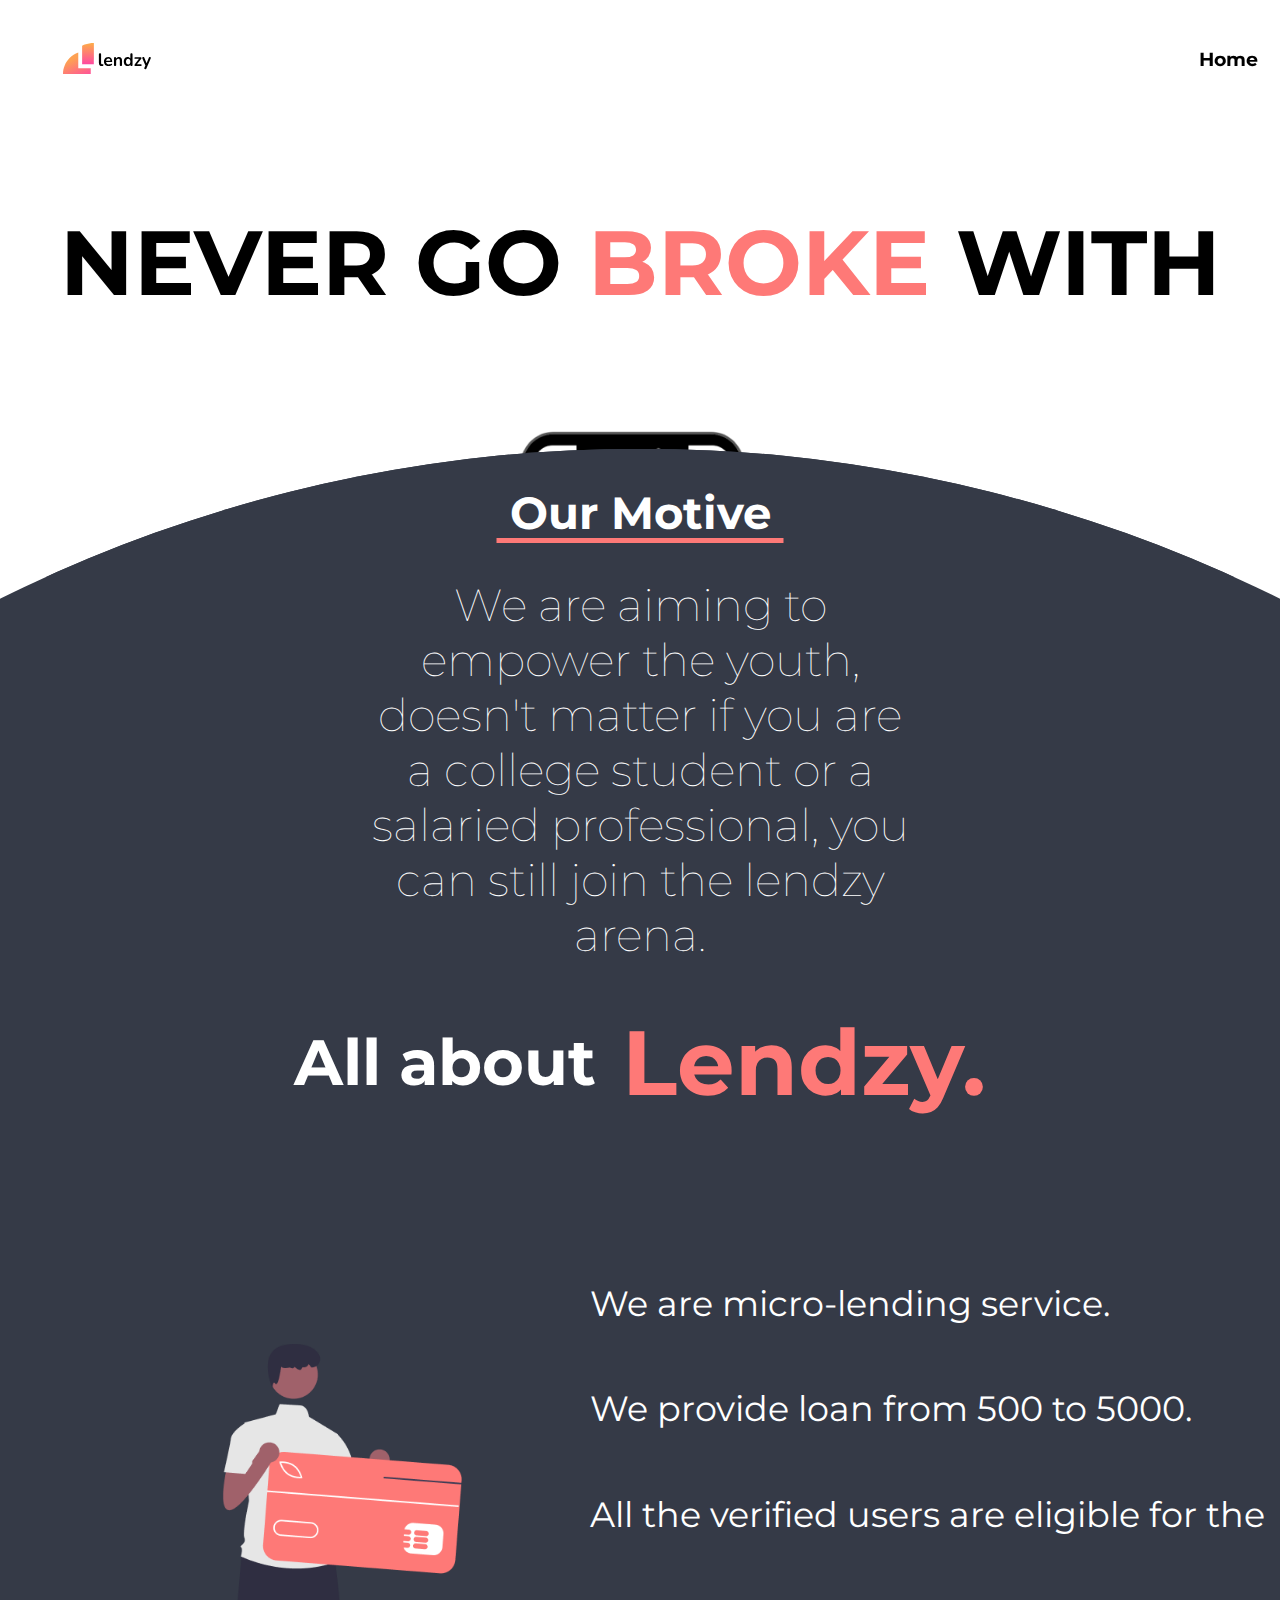
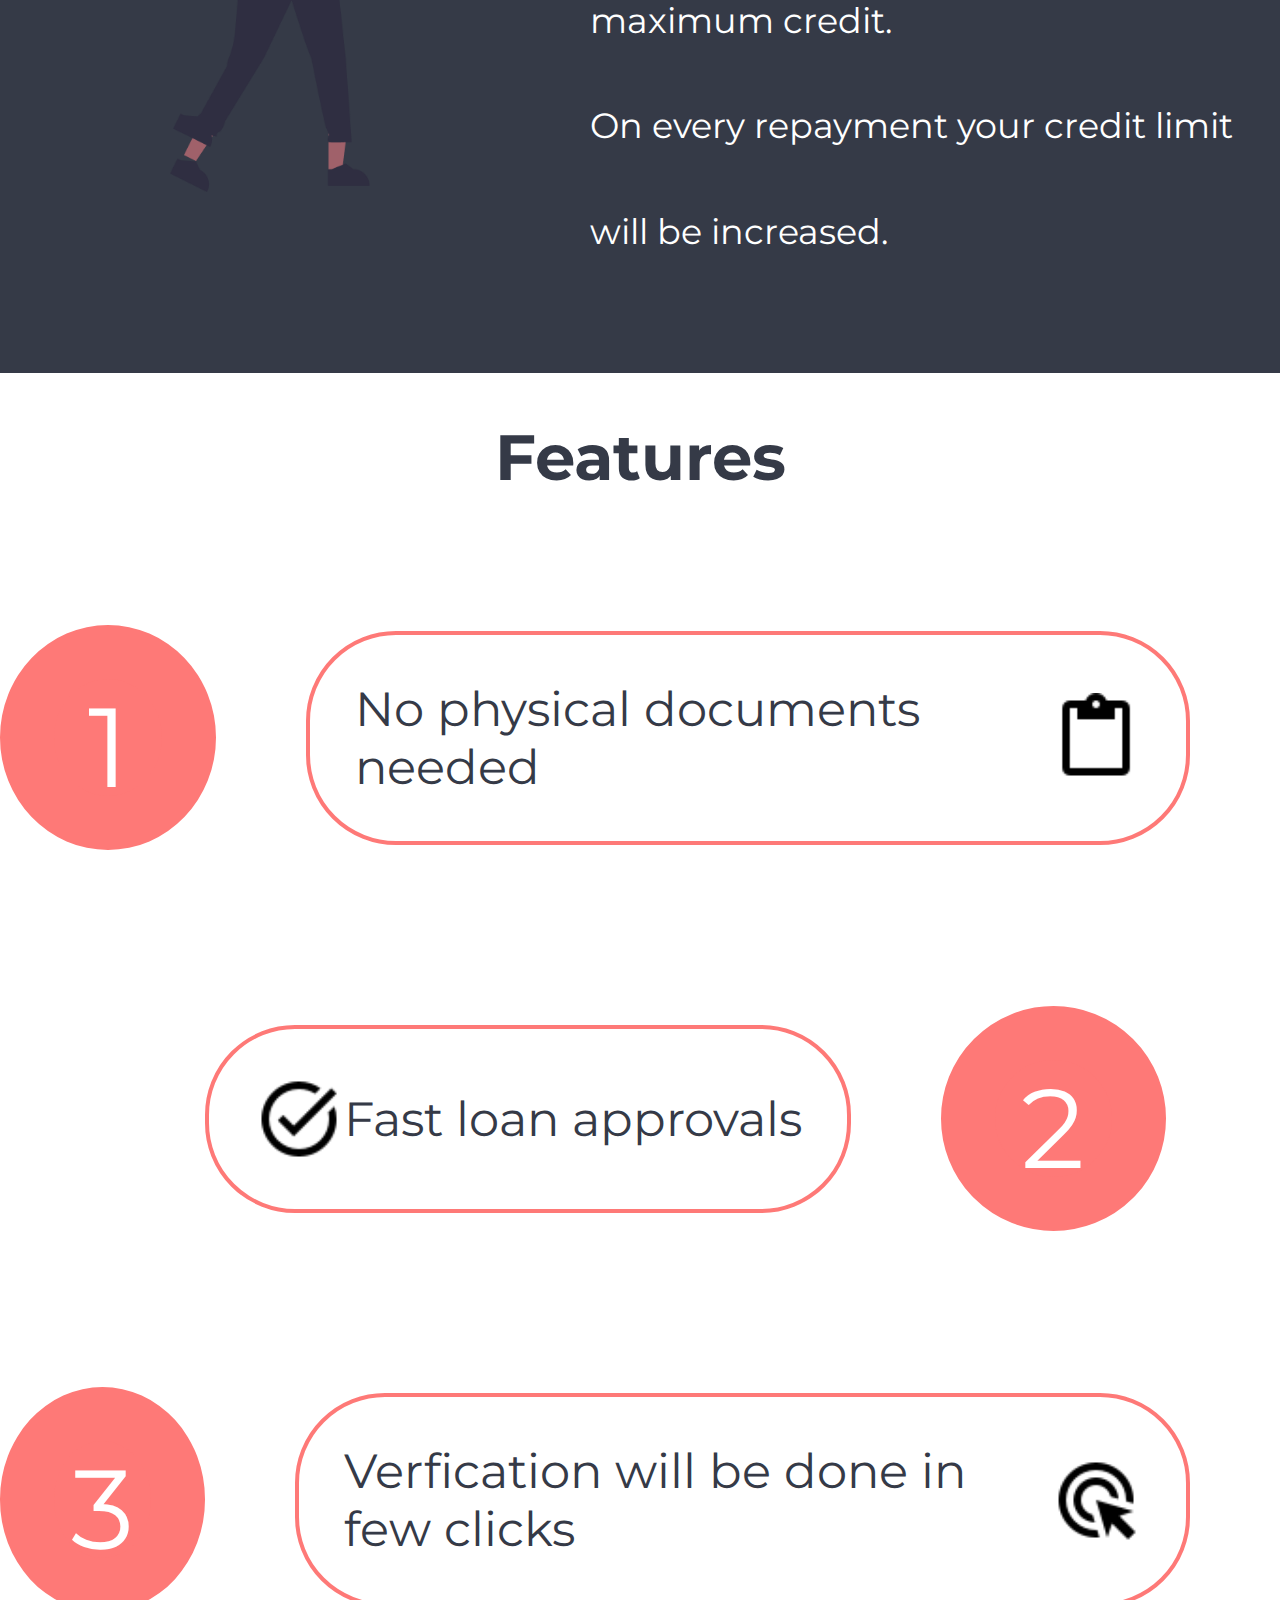
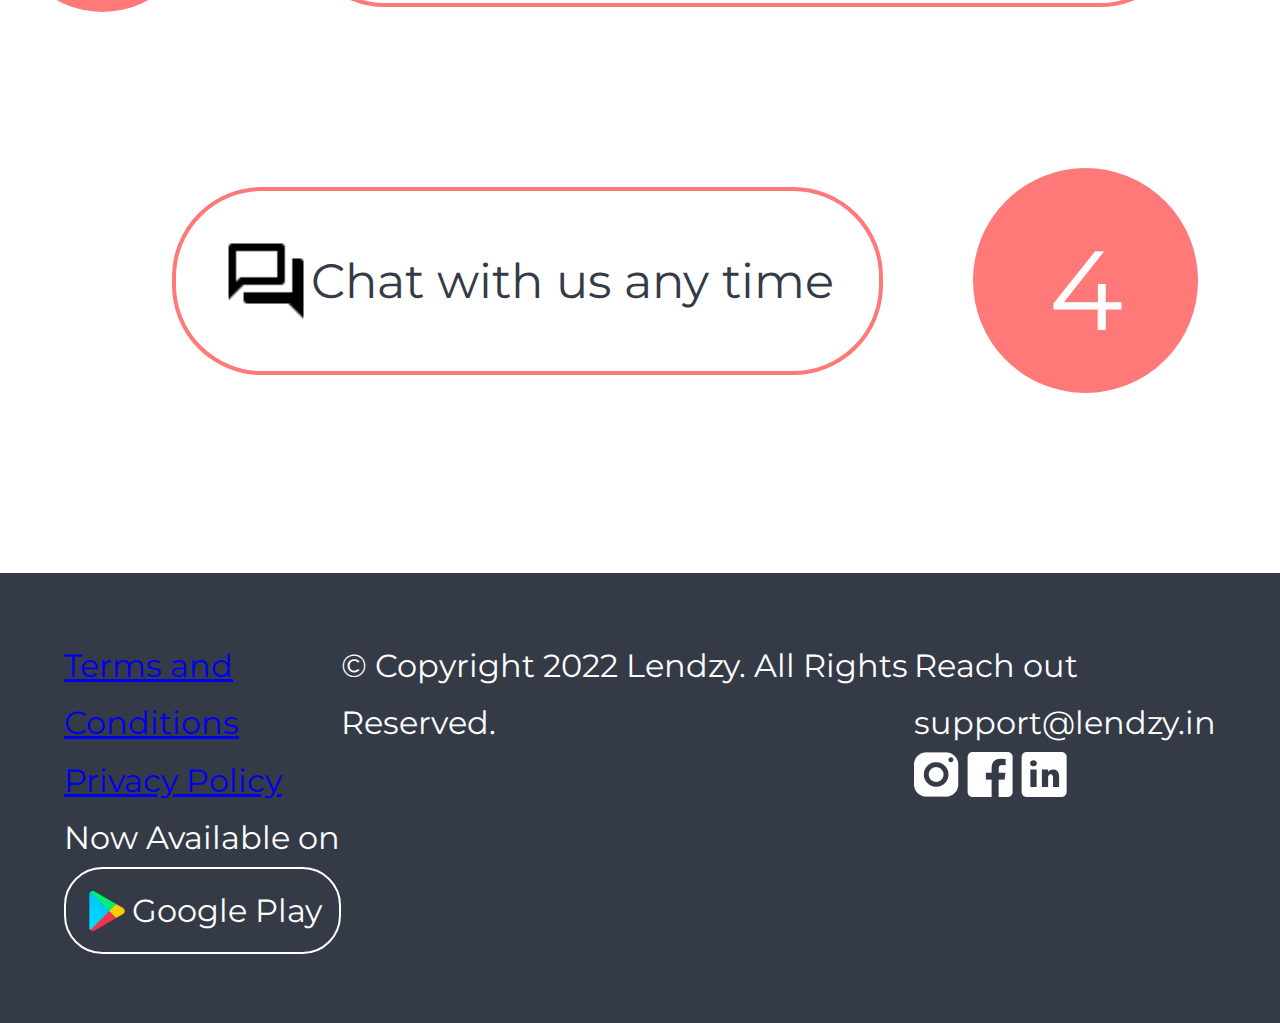
<file: Index.html>
<!DOCTYPE html>
<html lang="en">

<head>
  <meta charset="UTF-8" />
  <meta http-equiv="X-UA-Compatible" content="IE=edge" />
  <meta name="viewport" content="width=device-width, initial-scale=1.0" />
  <link rel="stylesheet" href="CSS/Index.css" />
  <link href="https://fonts.googleapis.com/css2?family=Montserrat:wght@600&display=swap" rel="stylesheet" />
  <title>Home</title>
</head>

<body>
  <header>
    <div class="logo">
      <img src="Resources\logo.svg" />
    </div>
    <ul class="nav">
      <li class="option"><a href="Index.html">Home</a></li>
      <li class="option"><a href="Contact.html">Contact</a></li>
      <li class="option"><a href="FAQ.html">FAQ</a></li>
      <li class="option"><a href="About.html">About</a></li>
    </ul>
  </header>
  <div class="body">
    <div class="tag">
      NEVER GO
      <div class="usp">&nbspBROKE&nbsp</div>
      WITH
    </div>
    <div class="phone">
      <img src="Resources\phone_mock.png" alt="Lendzy" />
    </div>
    <div class="motive">
      <div class="subhead">&nbspOur Motive&nbsp</div>
      <div class="motived">
        We are aiming to empower the youth, doesn't matter if you are a
        college student or a salaried professional, you can still join the
        lendzy arena.
      </div>
      <div class="details">
        <div class="subhead1">
          All about
          <div class="usp">&nbspLendzy.</div>
        </div>
        <div class="services">
          <div class="clipart">
            <img src="Resources\illustration.png" alt="Lendzy" />
          </div>
          <ul>
            <li>We are micro-lending service.</li>
            <li>We provide loan from 500 to 5000.</li>
            <li>
              All the verified users are eligible for the maximum credit.
            </li>
            <li>
              On every repayment your credit limit will be increased.
            </li>
          </ul>

        </div>
      </div>
    </div>
  </div>
  <div class="features">
    <div class="subhead1">Features</div>
    <ul class="perks">
      <div class="perk1">
        <div class="num">1</div>
        <div class="content">No physical documents needed
          <img src="Resources\2x\outline_content_paste_black_24dp.png" alt="Documents">
        </div>
      </div>
      <div class="perk1">
        <div class="content"><img src="Resources\2x\outline_task_alt_black_24dp.png" alt="Tick"> Fast loan approvals</div>
        <div class="num">2</div>
      </div>
      <div class="perk1">
        <div class="num">3</div>
        <div class="content">Verfication will be done in few clicks<img src="Resources\2x\sharp_ads_click_black_24dp.png" alt="Cursor"></div>
      </div>
      <div class="perk1">
        <div class="content"><img src="Resources\2x\outline_question_answer_black_24dp.png" alt="Contact"> Chat with us any time</div>
        <div class="num">4</div>
      </div>

  </div>
  <footer>
    <div class="tnc"> <a href="t&c.html">Terms and Conditions</a><br> <a href="privacypolicy.html">Privacy Policy</a><br>
      <div class="app">
        Now Available on<br />
        <div class="play">
          <img src="Resources\google-play 1.png" alt="Google Play" /> Google
          Play
        </div>
      </div>
    </div>
    <div class="copy">
      &copy Copyright 2022 Lendzy. All Rights Reserved.
    </div>
    <div class="reach">
      Reach out <br />
      support@lendzy.in<br />
      <div class="social">
        <img src="Resources\instagram.png" alt="Instagram" />
        <img src="Resources\facebook.png" alt="Facebook" />
        <img src="Resources\linkedin.png" alt="LinkedIn" />
      </div>
    </div>
  </footer>

</body>

</html>
</file>
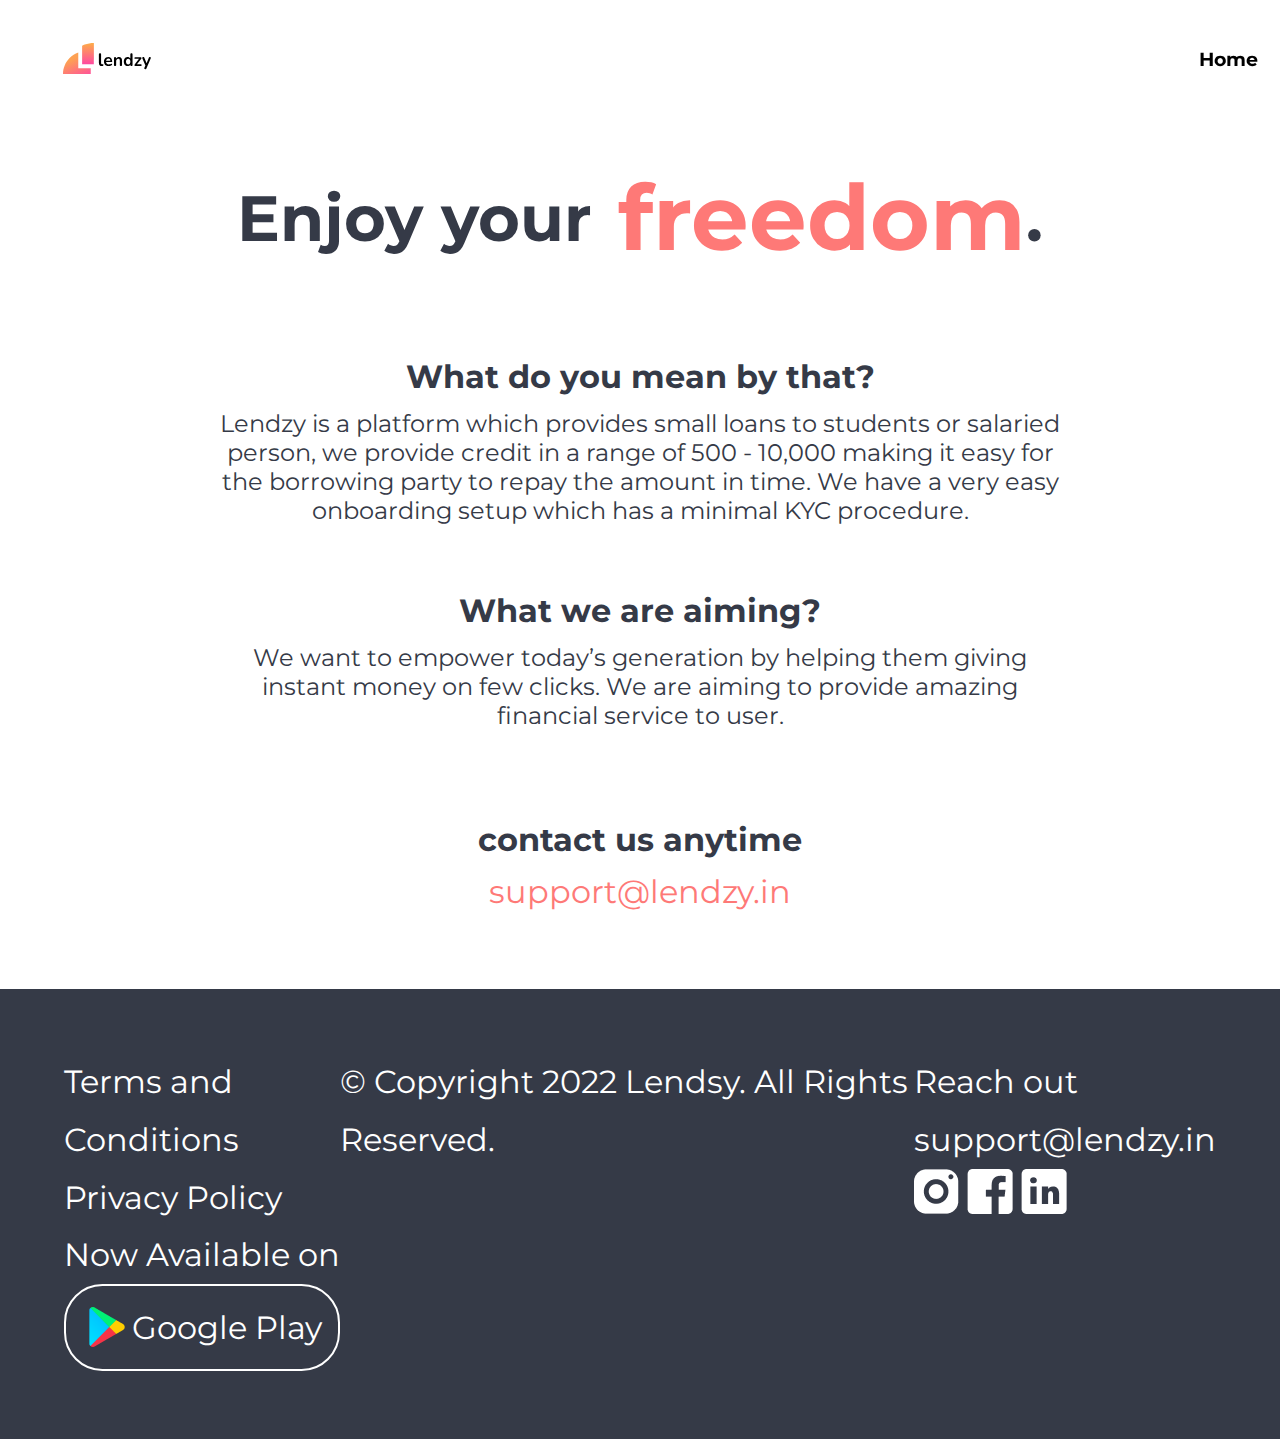
<file: About.html>
<!DOCTYPE html>
<html lang="en">
  <head>
    <meta charset="UTF-8" />
    <meta http-equiv="X-UA-Compatible" content="IE=edge" />
    <meta name="viewport" content="width=device-width, initial-scale=1.0" />
    <link rel="stylesheet" href="CSS/Index.css" />
    <link rel="stylesheet" href="CSS/About.css" />
    <link
      href="https://fonts.googleapis.com/css2?family=Montserrat:wght@600&display=swap"
      rel="stylesheet"
    />
    <title>About</title>
  </head>
  <body>
    <header>
      <div class="logo">
        <img src="Resources\logo.svg" />
      </div>
      <ul class="nav">
        <li class="option"><a href="Index.html">Home</a></li>
        <li class="option"><a href="Contact.html">Contact</a></li>
        <li class="option"><a href="FAQ.html">FAQ</a></li>
        <li class="option"><a href="About.html">About</a></li>
      </ul>
    </header>
    <div class="aboutb">
      Enjoy your
      <div class="usp">&nbspfreedom</div>
      .
    </div>
    <div class="qaa">
      <div class="ques">What do you mean by that?</div>
      <div class="ans">
        <p>
          Lendzy is a platform which provides small loans to students or
          salaried person, we provide credit in a range of 500 - 10,000 making
          it easy for the borrowing party to repay the amount in time. We have a
          very easy onboarding setup which has a minimal KYC procedure.
        </p>
      </div>
    </div>
    <div class="qaa">
      <div class="ques">What we are aiming?</div>
      <div class="ans">
        <p>
          We want to empower today’s generation by helping them giving instant
          money on few clicks. We are aiming to provide amazing financial
          service to user.
        </p>
      </div>
    </div>
    <div class="aboutc">
      <div class="ques">contact us anytime</div>
      <div class="mail">support@lendzy.in</div>
    </div>

    <footer>
      <div class="tnc">
        Terms and Conditions <br />
        Privacy Policy <br />
        <div class="app">
          Now Available on<br />
          <div class="play">
            <img src="Resources\google-play 1.png" alt="Google Play" /> Google
            Play
          </div>
        </div>
      </div>
      <div class="copy">&copy Copyright 2022 Lendsy. All Rights Reserved.</div>
      <div class="reach">
        Reach out <br />
        support@lendzy.in<br />
        <div class="social">
          <img src="Resources\instagram.png" alt="Instagram" />
          <img src="Resources\facebook.png" alt="Facebook" />
          <img src="Resources\linkedin.png" alt="LinkedIn" />
        </div>
      </div>
    </footer>
  </body>
</html>
</file>
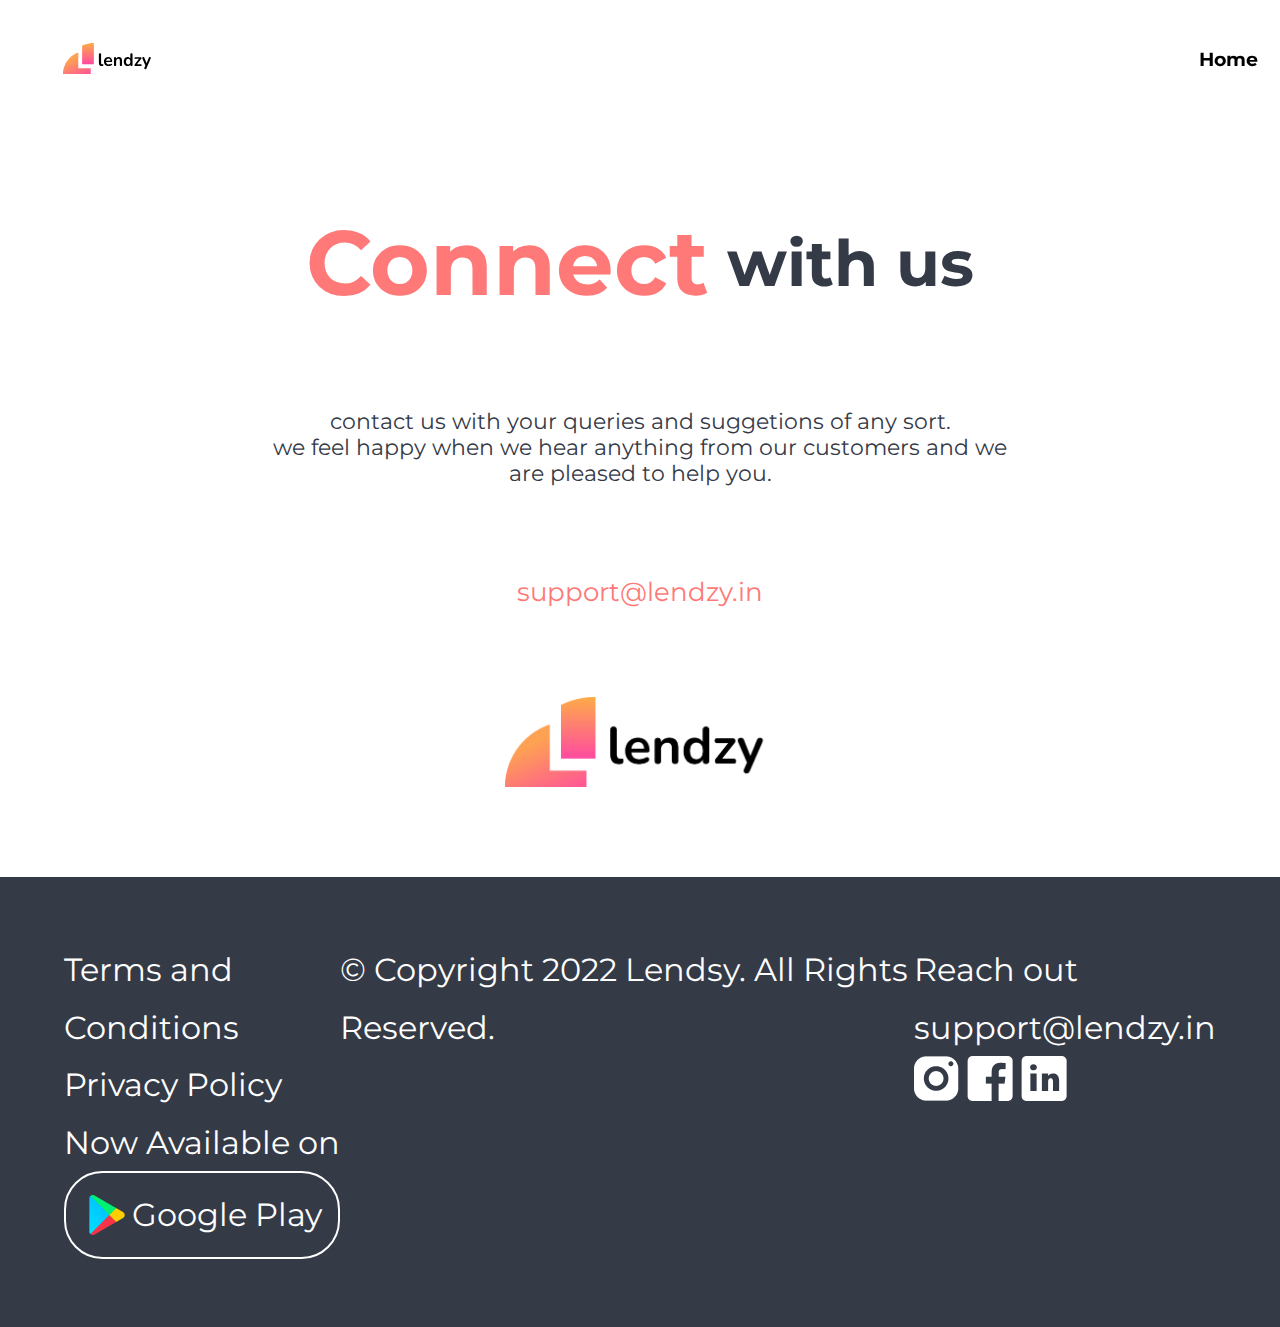
<file: Contact.html>
<!DOCTYPE html>
<html lang="en">
  <head>
    <meta charset="UTF-8" />
    <meta http-equiv="X-UA-Compatible" content="IE=edge" />
    <meta name="viewport" content="width=device-width, initial-scale=1.0" />
    <link rel="stylesheet" href="CSS/Index.css" />
    <link rel="stylesheet" href="CSS/Contact.css" />
    <link
      href="https://fonts.googleapis.com/css2?family=Montserrat:wght@600&display=swap"
      rel="stylesheet"
    />
    <title>Contact</title>
  </head>
  <body>
    <header>
      <div class="logo">
        <img src="Resources\logo.svg" />
      </div>
      <ul class="nav">
        <li class="option"><a href="Index.html">Home</a></li>
        <li class="option"><a href="Contact.html">Contact</a></li>
        <li class="option"><a href="FAQ.html">FAQ</a></li>
        <li class="option"><a href="About.html">About</a></li>
      </ul>
    </header>
    <div class="contactbody">
      <div class="contactd">
        <div class="usp">Connect</div>
        &nbspwith us
      </div>
    </div>
    <div class="contactb">
      <p>
        contact us with your queries and suggetions of any sort. <br />
        we feel happy when we hear anything from our customers and we are
        pleased to help you.
      </p>
    </div>
    <div class="mail">support@lendzy.in</div>
    <div class="clogo"><img src="Resources\logo (4).png" alt="" /></div>
    <footer>
      <div class="tnc">
        Terms and Conditions <br />
        Privacy Policy <br />
        <div class="app">
          Now Available on<br />
          <div class="play">
            <img src="Resources\google-play 1.png" alt="Google Play" /> Google
            Play
          </div>
        </div>
      </div>
      <div class="copy">&copy Copyright 2022 Lendsy. All Rights Reserved.</div>
      <div class="reach">
        Reach out <br />
        support@lendzy.in<br />
        <div class="social">
          <img src="Resources\instagram.png" alt="Instagram" />
          <img src="Resources\facebook.png" alt="Facebook" />
          <img src="Resources\linkedin.png" alt="LinkedIn" />
        </div>
      </div>
    </footer>
  </body>
</html>
</file>
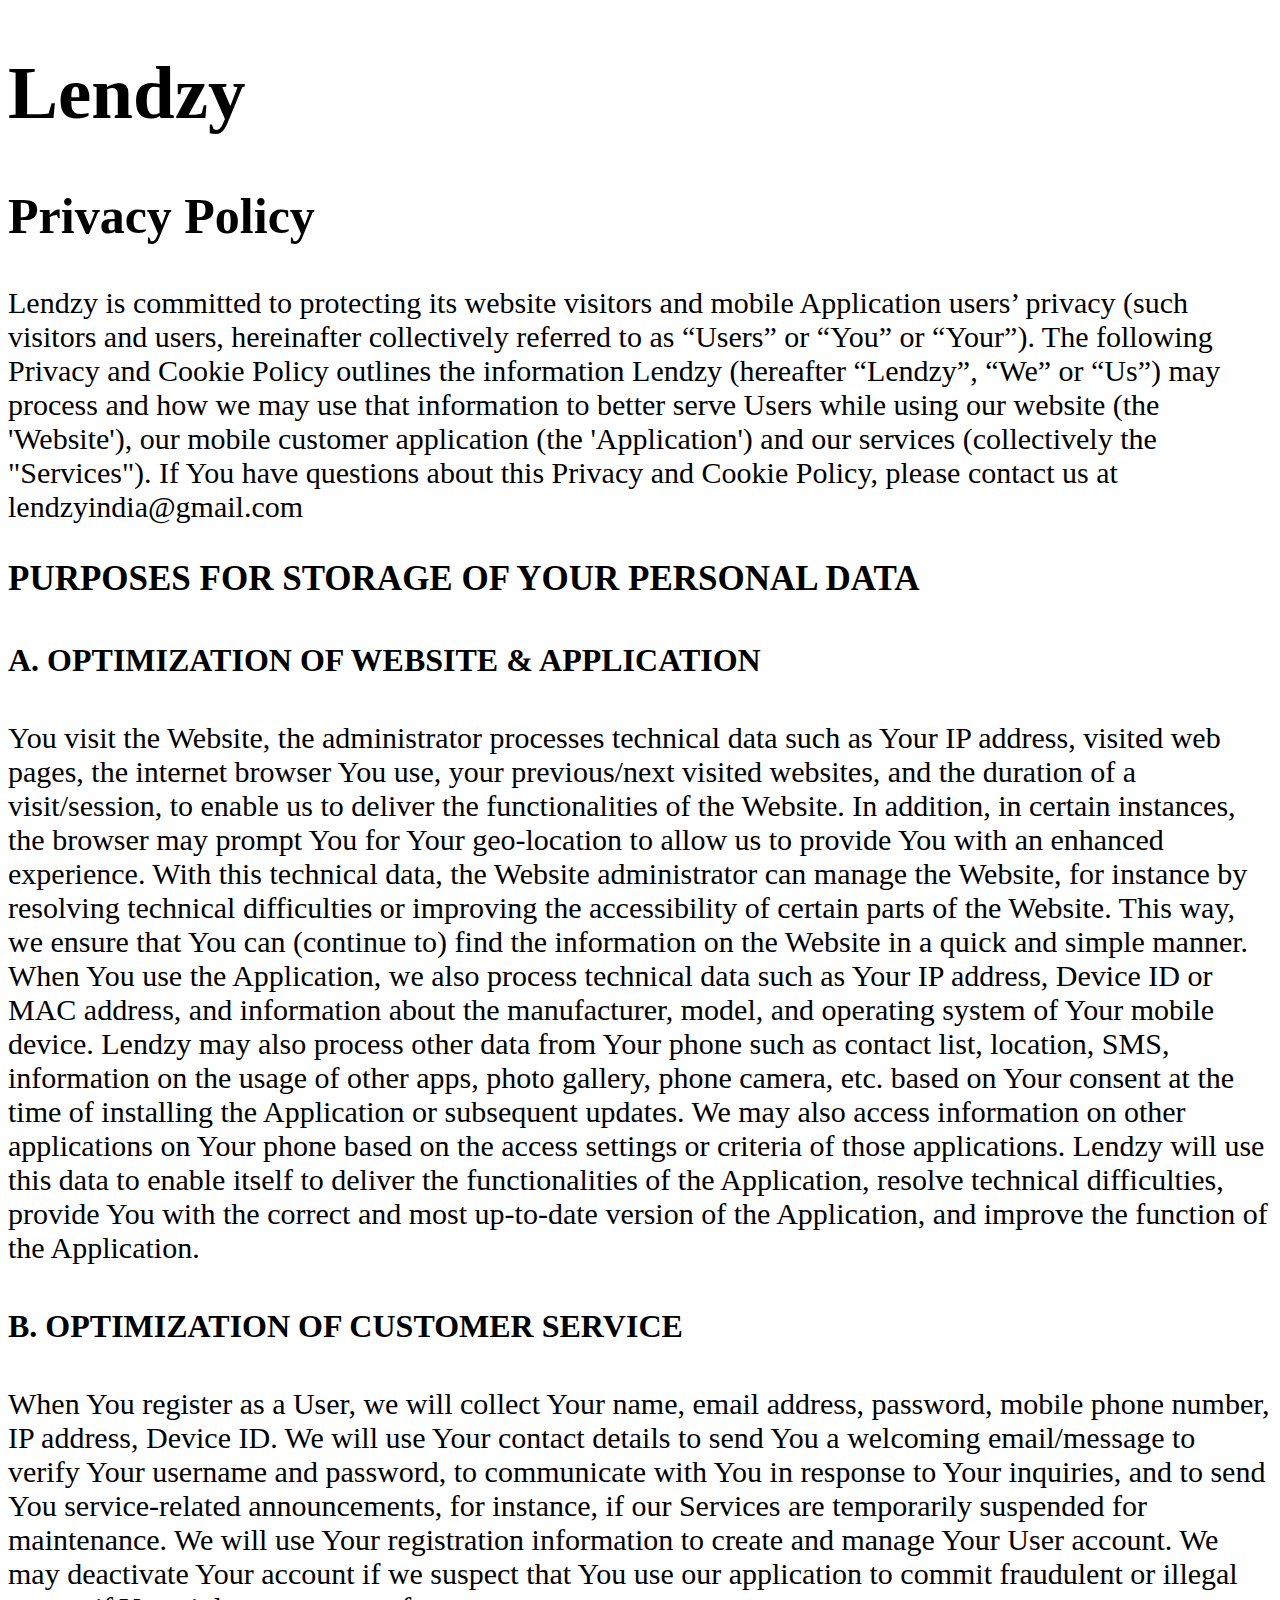
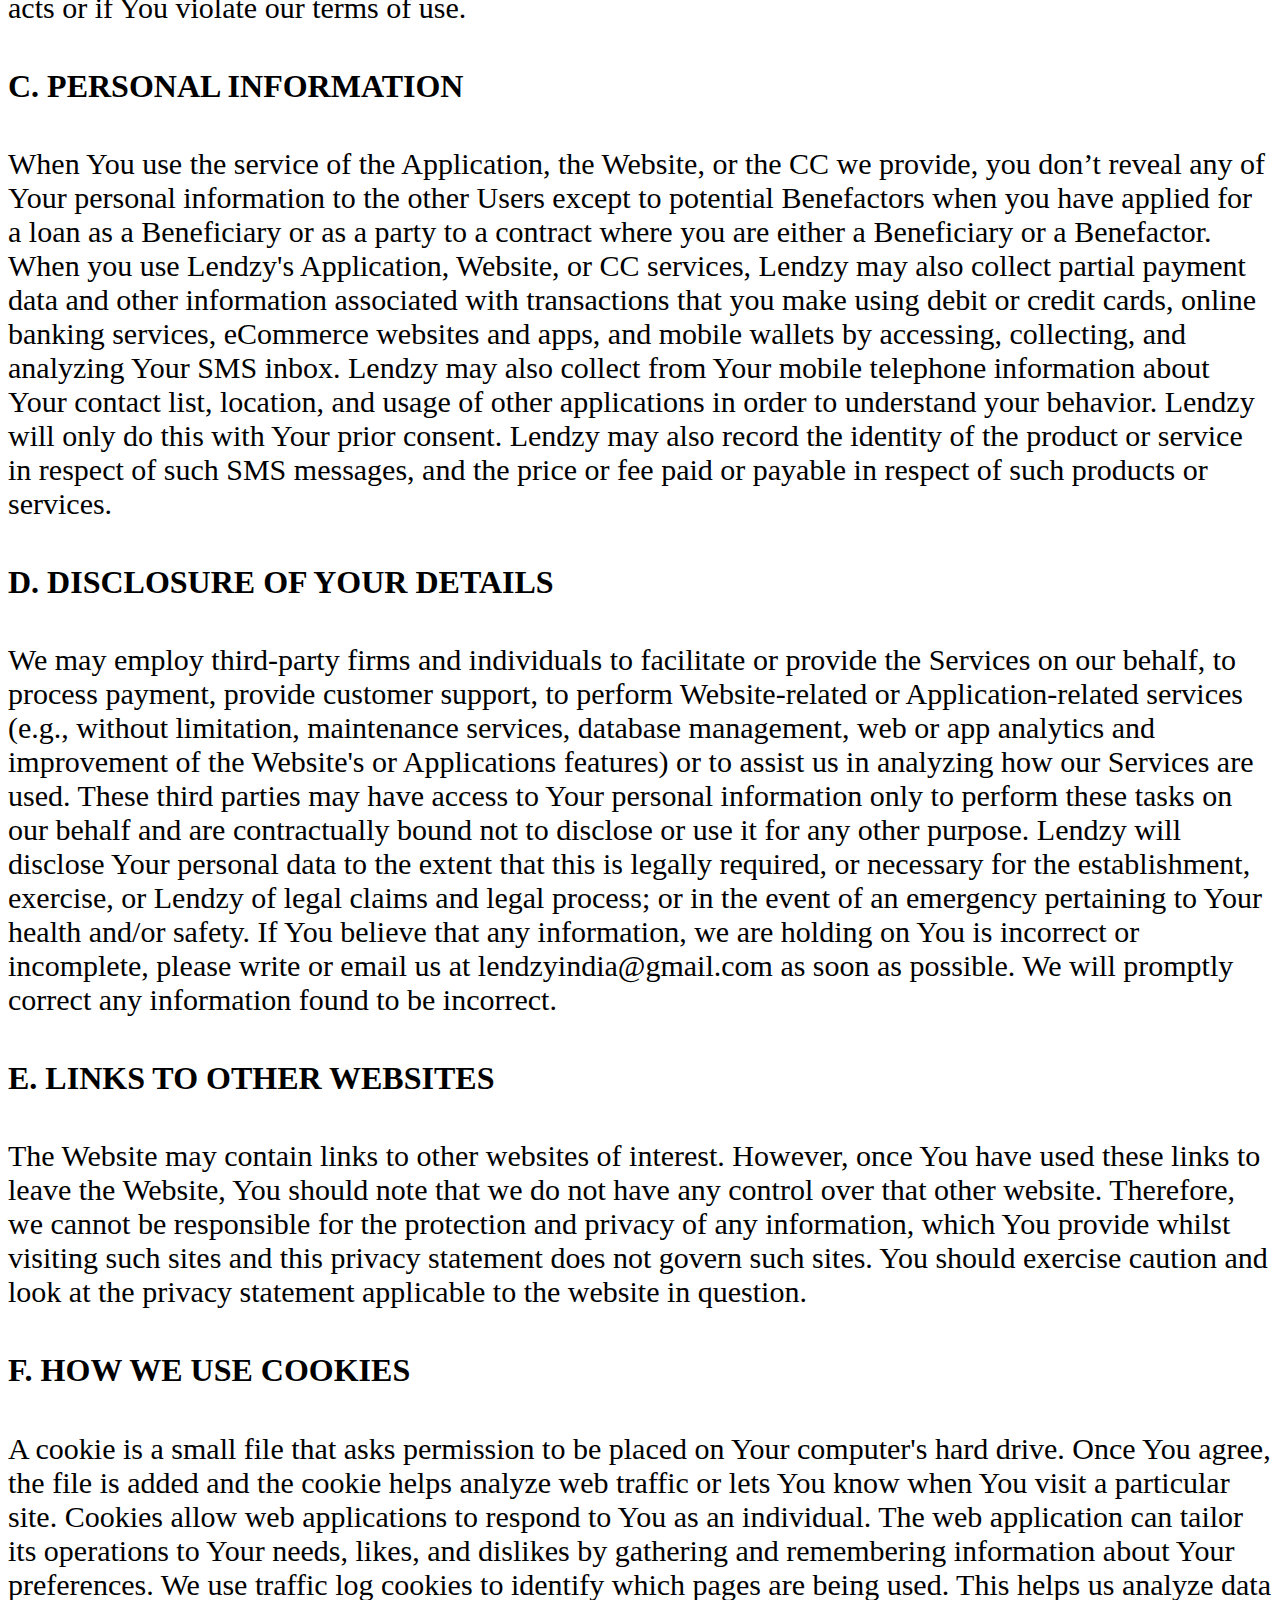
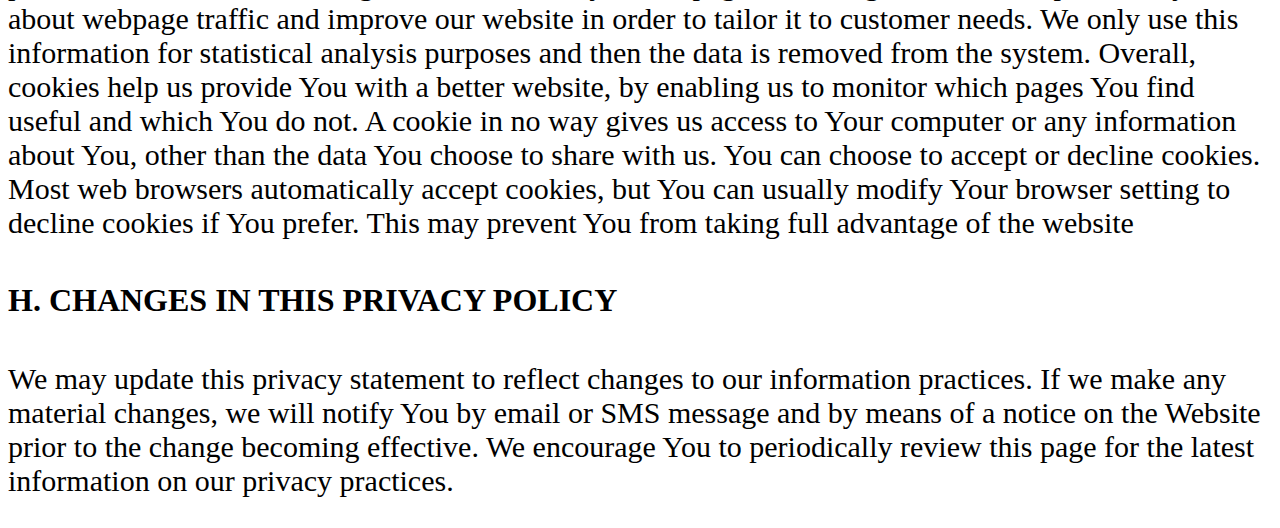
<file: privacypolicy.html>
<!DOCTYPE html>
<html lang="en">

<head>
    <meta charset="UTF-8">
    <meta http-equiv="X-UA-Compatible" content="IE=edge">
    <meta name="viewport" content="width=device-width, initial-scale=1.0">
    <title>Privacy Policy</title>
</head>

<body>
    <h1 style="font-size: 75px">Lendzy</h1>
    <h2 style="font-size: 50px">Privacy Policy</h2>
    <p style="font-size: 30px">
        Lendzy is committed to protecting its website visitors and mobile Application users’ privacy (such visitors
        and users,
        hereinafter collectively referred to as “Users” or “You” or “Your”). The following Privacy and Cookie Policy
        outlines
        the information Lendzy (hereafter “Lendzy”, “We” or “Us”) may process and how we may use that information to
        better
        serve Users while using our website (the 'Website'), our mobile customer application (the 'Application') and
        our
        services (collectively the "Services"). If You have questions about this Privacy and Cookie Policy, please
        contact us at
        lendzyindia@gmail.com </p>

    <h3 style="font-size: 35px">PURPOSES FOR STORAGE OF YOUR PERSONAL DATA</h3>


    <H4 style="font-size: 32px">A. OPTIMIZATION OF WEBSITE & APPLICATION</H4>
    <p style="font-size: 30px"> You visit the Website, the administrator processes technical data such as Your IP address, visited web
    pages, the
    internet browser You use, your previous/next visited websites, and the duration of a visit/session, to enable us
    to
    deliver the functionalities of the Website. In addition, in certain instances, the browser may prompt You for
    Your
    geo-location to allow us to provide You with an enhanced experience. With this technical data, the Website
    administrator
    can manage the Website, for instance by resolving technical difficulties or improving the accessibility of
    certain parts
    of the Website. This way, we ensure that You can (continue to) find the information on the Website in a quick
    and simple
    manner. When You use the Application, we also process technical data such as Your IP address, Device ID or MAC
    address,
    and information about the manufacturer, model, and operating system of Your mobile device. Lendzy may also
    process other
    data from Your phone such as contact list, location, SMS, information on the usage of other apps, photo gallery,
    phone
    camera, etc. based on Your consent at the time of installing the Application or subsequent updates. We may also
    access
    information on other applications on Your phone based on the access settings or criteria of those applications.
    Lendzy
    will use this data to enable itself to deliver the functionalities of the Application, resolve technical
    difficulties,
    provide You with the correct and most up-to-date version of the Application, and improve the function of the
    Application. </p>

    <H4 style="font-size: 32px">B. OPTIMIZATION OF CUSTOMER SERVICE</H4>
    <p style="font-size: 30px">When You register as a User, we will collect Your name, email address, password, mobile phone number, IP
    address, Device
    ID. We will use Your contact details to send You a welcoming email/message to verify Your username and password,
    to
    communicate with You in response to Your inquiries, and to send You service-related announcements, for instance,
    if our
    Services are temporarily suspended for maintenance. We will use Your registration information to create and
    manage Your
    User account. We may deactivate Your account if we suspect that You use our application to commit fraudulent or
    illegal
    acts or if You violate our terms of use. </p>

    <H4 style="font-size: 32px">C. PERSONAL INFORMATION</H4>
    <p style="font-size: 30px">When You use the service of the Application, the Website, or the CC we provide, you don’t reveal any of Your
    personal
    information to the other Users except to potential Benefactors when you have applied for a loan as a Beneficiary
    or as a
    party to a contract where you are either a Beneficiary or a Benefactor. When you use Lendzy's Application,
    Website, or
    CC services, Lendzy may also collect partial payment data and other information associated with transactions
    that you
    make using debit or credit cards, online banking services, eCommerce websites and apps, and mobile wallets by
    accessing,
    collecting, and analyzing Your SMS inbox. Lendzy may also collect from Your mobile telephone information about
    Your
    contact list, location, and usage of other applications in order to understand your behavior. Lendzy will only
    do this
    with Your prior consent. Lendzy may also record the identity of the product or service in respect of such SMS
    messages,
    and the price or fee paid or payable in respect of such products or services. </p>

<H4 style="font-size: 32px">D. DISCLOSURE OF YOUR DETAILS</H4>
    <p style="font-size: 30px">We may employ third-party firms and individuals to facilitate or provide the Services on our behalf, to process
    payment,
    provide customer support, to perform Website-related or Application-related services (e.g., without limitation,
    maintenance services, database management, web or app analytics and improvement of the Website's or Applications
    features) or to assist us in analyzing how our Services are used. These third parties may have access to Your
    personal
    information only to perform these tasks on our behalf and are contractually bound not to disclose or use it for
    any
    other purpose. Lendzy will disclose Your personal data to the extent that this is legally required, or necessary
    for the
    establishment, exercise, or Lendzy of legal claims and legal process; or in the event of an emergency pertaining
    to Your
    health and/or safety. If You believe that any information, we are holding on You is incorrect or incomplete,
    please
    write or email us at lendzyindia@gmail.com as soon as possible. We will promptly correct any information found
    to be
    incorrect. </p>

<H4 style="font-size: 32px">E. LINKS TO OTHER WEBSITES</H4>
    <p style="font-size: 30px">The Website may contain links to other websites of interest. However, once You have used these links to leave
    the
    Website, You should note that we do not have any control over that other website. Therefore, we cannot be
    responsible
    for the protection and privacy of any information, which You provide whilst visiting such sites and this privacy
    statement does not govern such sites. You should exercise caution and look at the privacy statement applicable
    to the
    website in question. </p>

    <H4 style="font-size: 32px">F. HOW WE USE COOKIES</H4>
    <p style="font-size: 30px">A cookie is a small file that asks permission to be placed on Your computer's hard drive. Once You agree, the
    file is
    added and the cookie helps analyze web traffic or lets You know when You visit a particular site. Cookies allow
    web
    applications to respond to You as an individual. The web application can tailor its operations to Your needs,
    likes, and
    dislikes by gathering and remembering information about Your preferences. We use traffic log cookies to identify
    which
    pages are being used. This helps us analyze data about webpage traffic and improve our website in order to
    tailor it to
    customer needs. We only use this information for statistical analysis purposes and then the data is removed from
    the
    system. Overall, cookies help us provide You with a better website, by enabling us to monitor which pages You
    find
    useful and which You do not. A cookie in no way gives us access to Your computer or any information about You,
    other
    than the data You choose to share with us. You can choose to accept or decline cookies. Most web browsers
    automatically
    accept cookies, but You can usually modify Your browser setting to decline cookies if You prefer. This may
    prevent You
    from taking full advantage of the website </p>

    <H4 style="font-size: 32px">H. CHANGES IN THIS PRIVACY POLICY</H4>
    <p style="font-size: 30px">We may update this privacy statement to reflect changes to our information practices. If we make any material
    changes,
    we will notify You by email or SMS message and by means of a notice on the Website prior to the change becoming
    effective. We encourage You to periodically review this page for the latest information on our privacy
    practices.
</p>

    

</body>

</html>
</file>
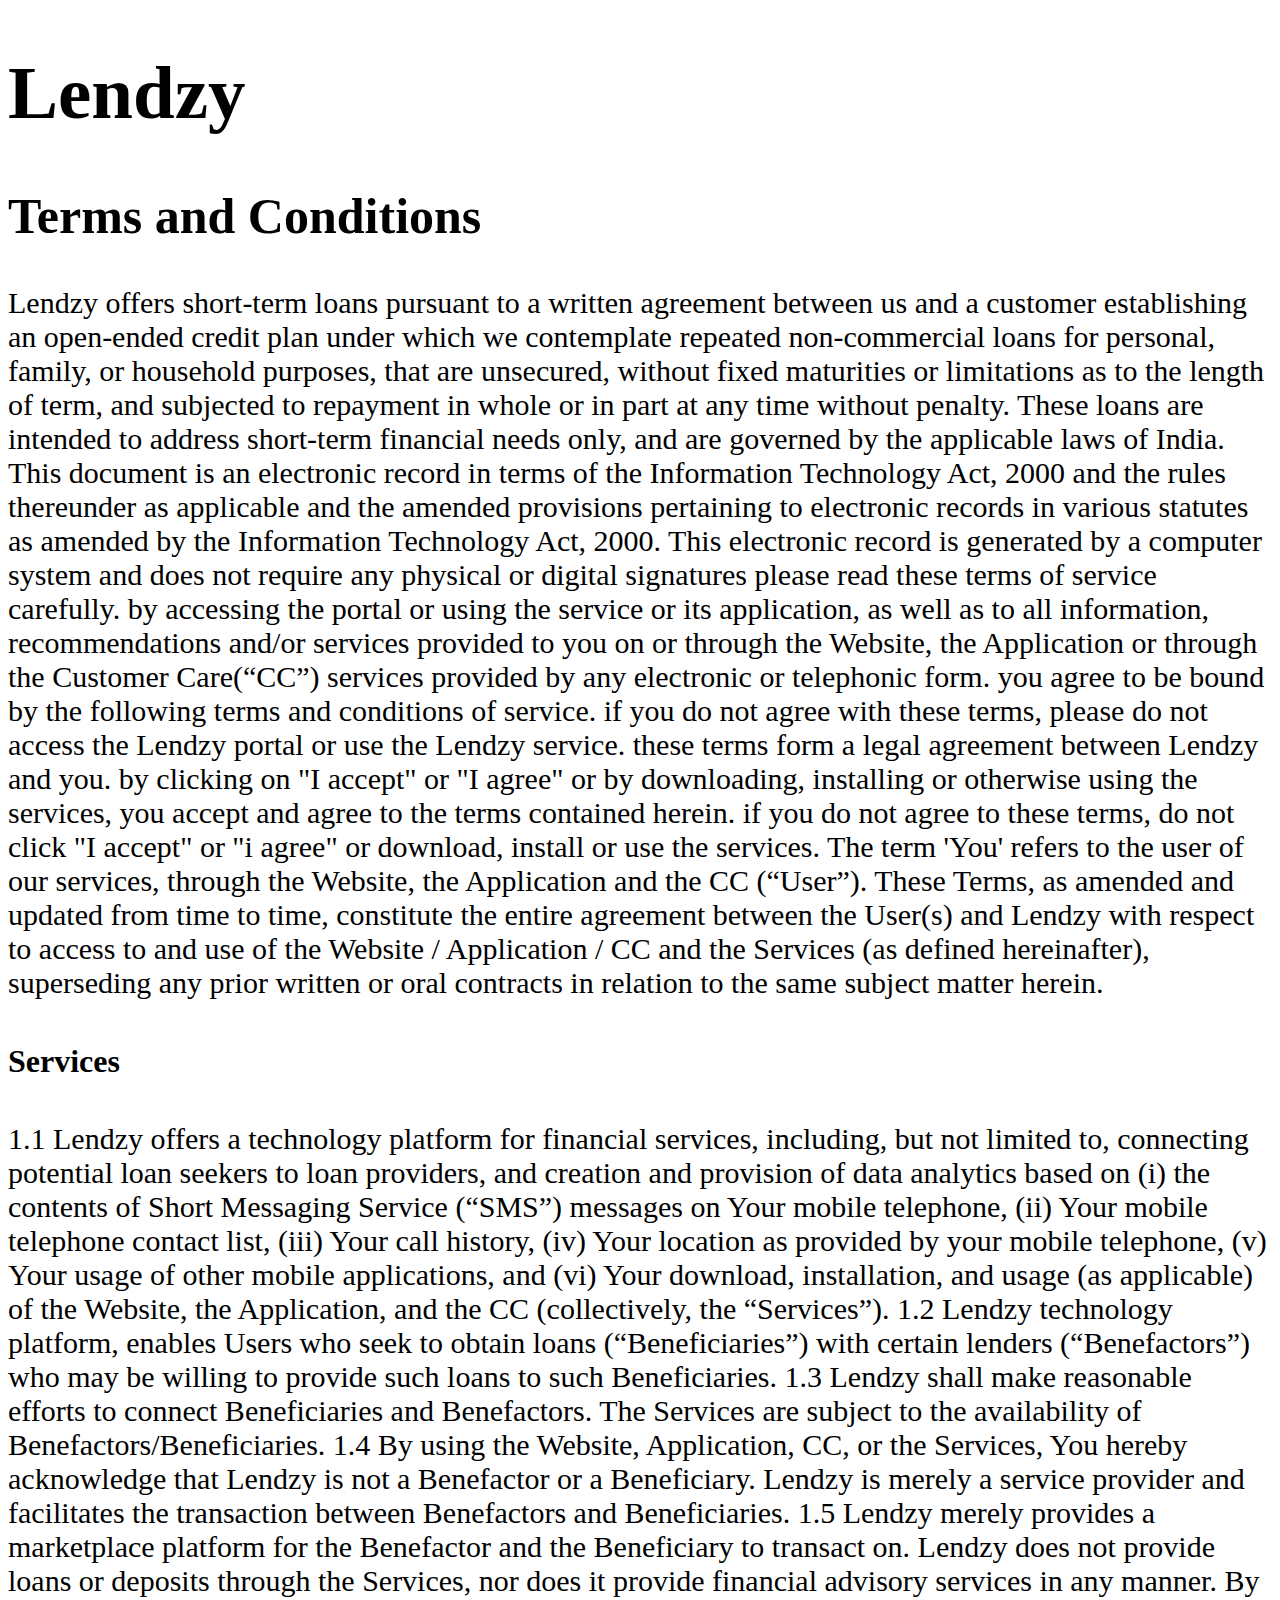
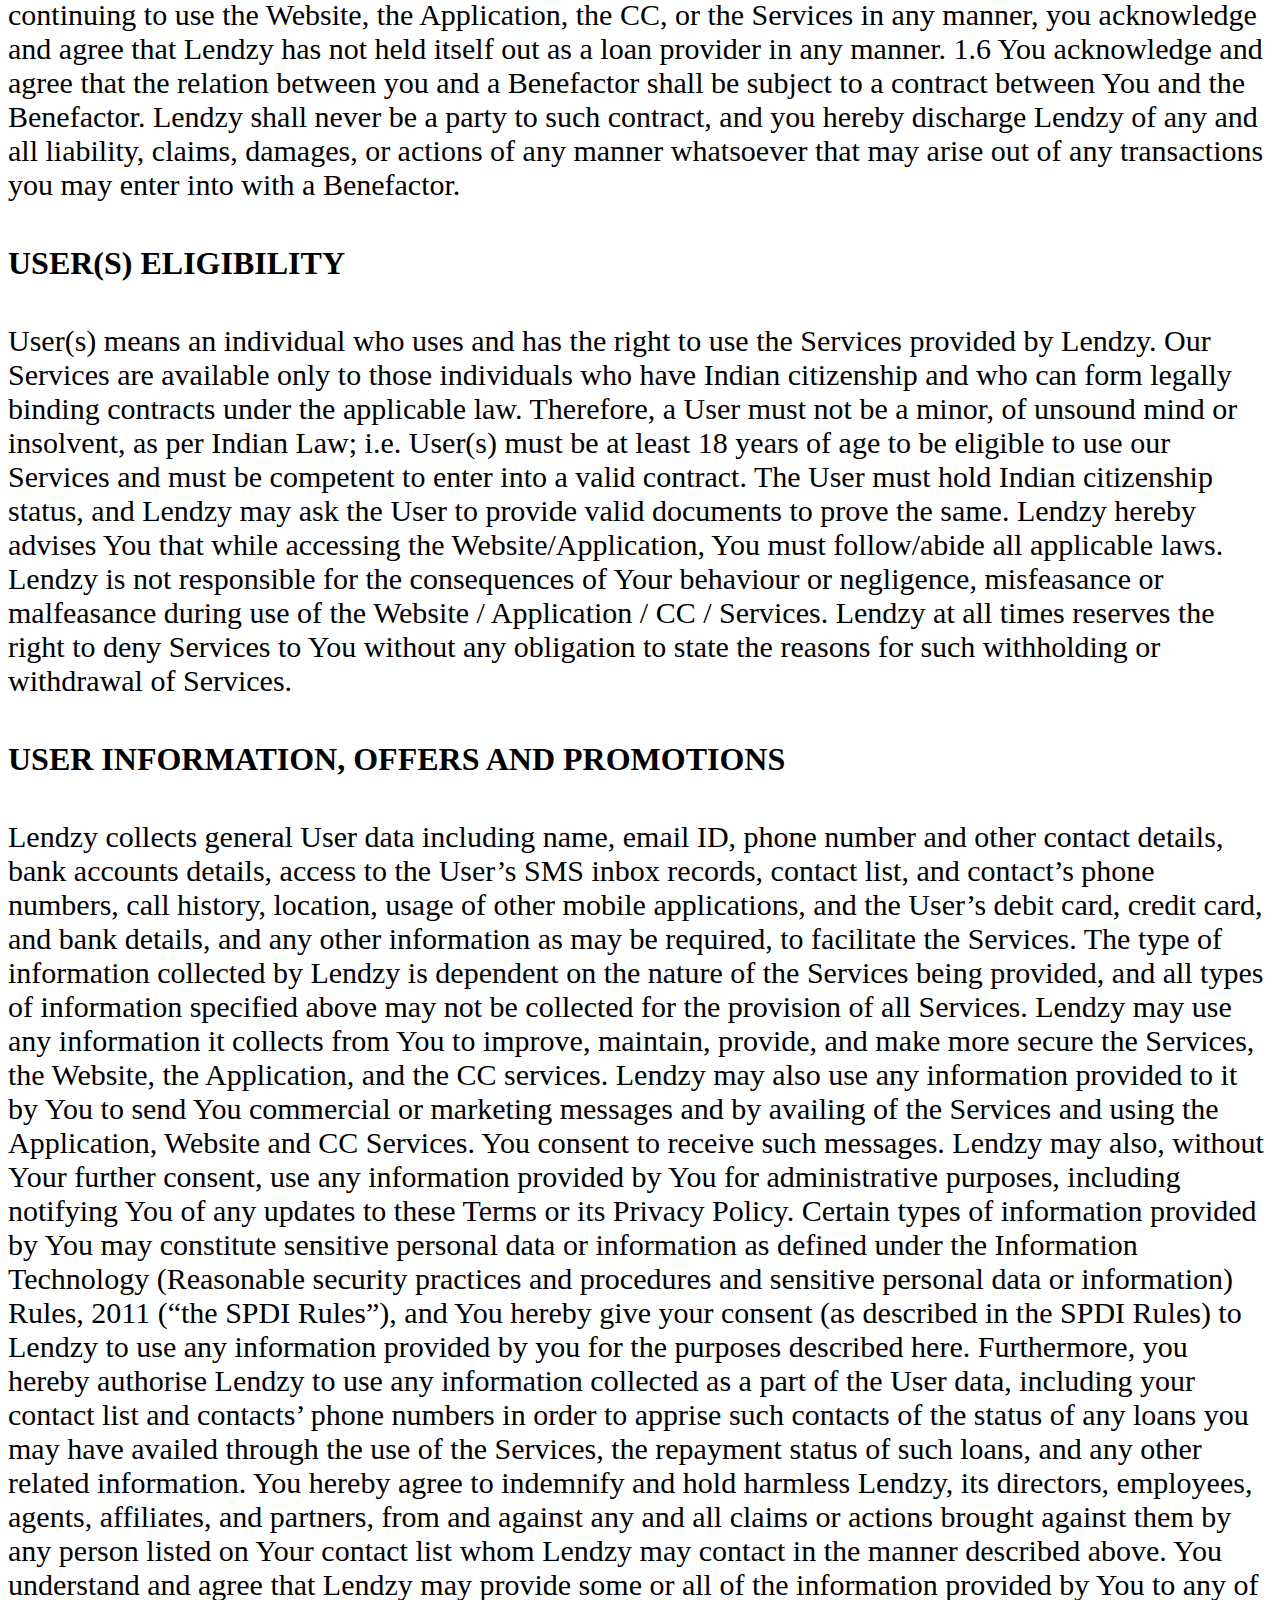
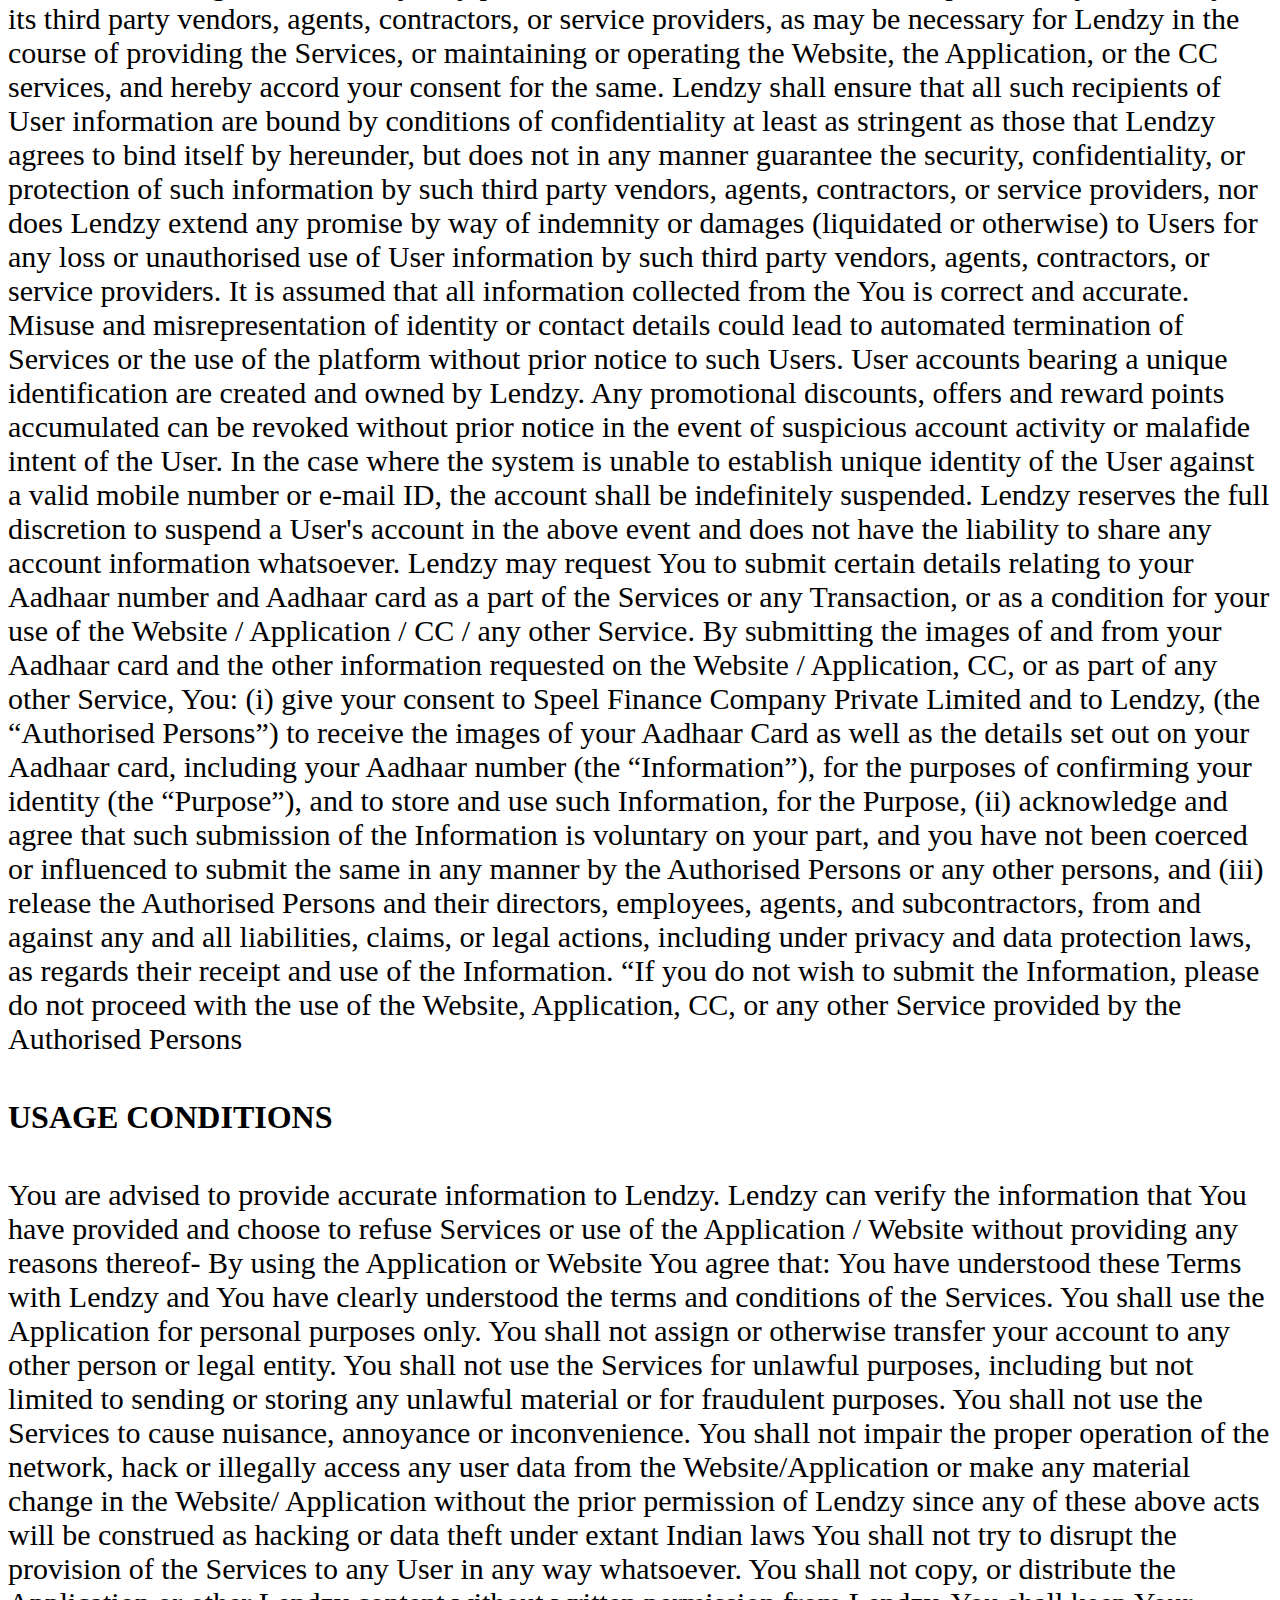
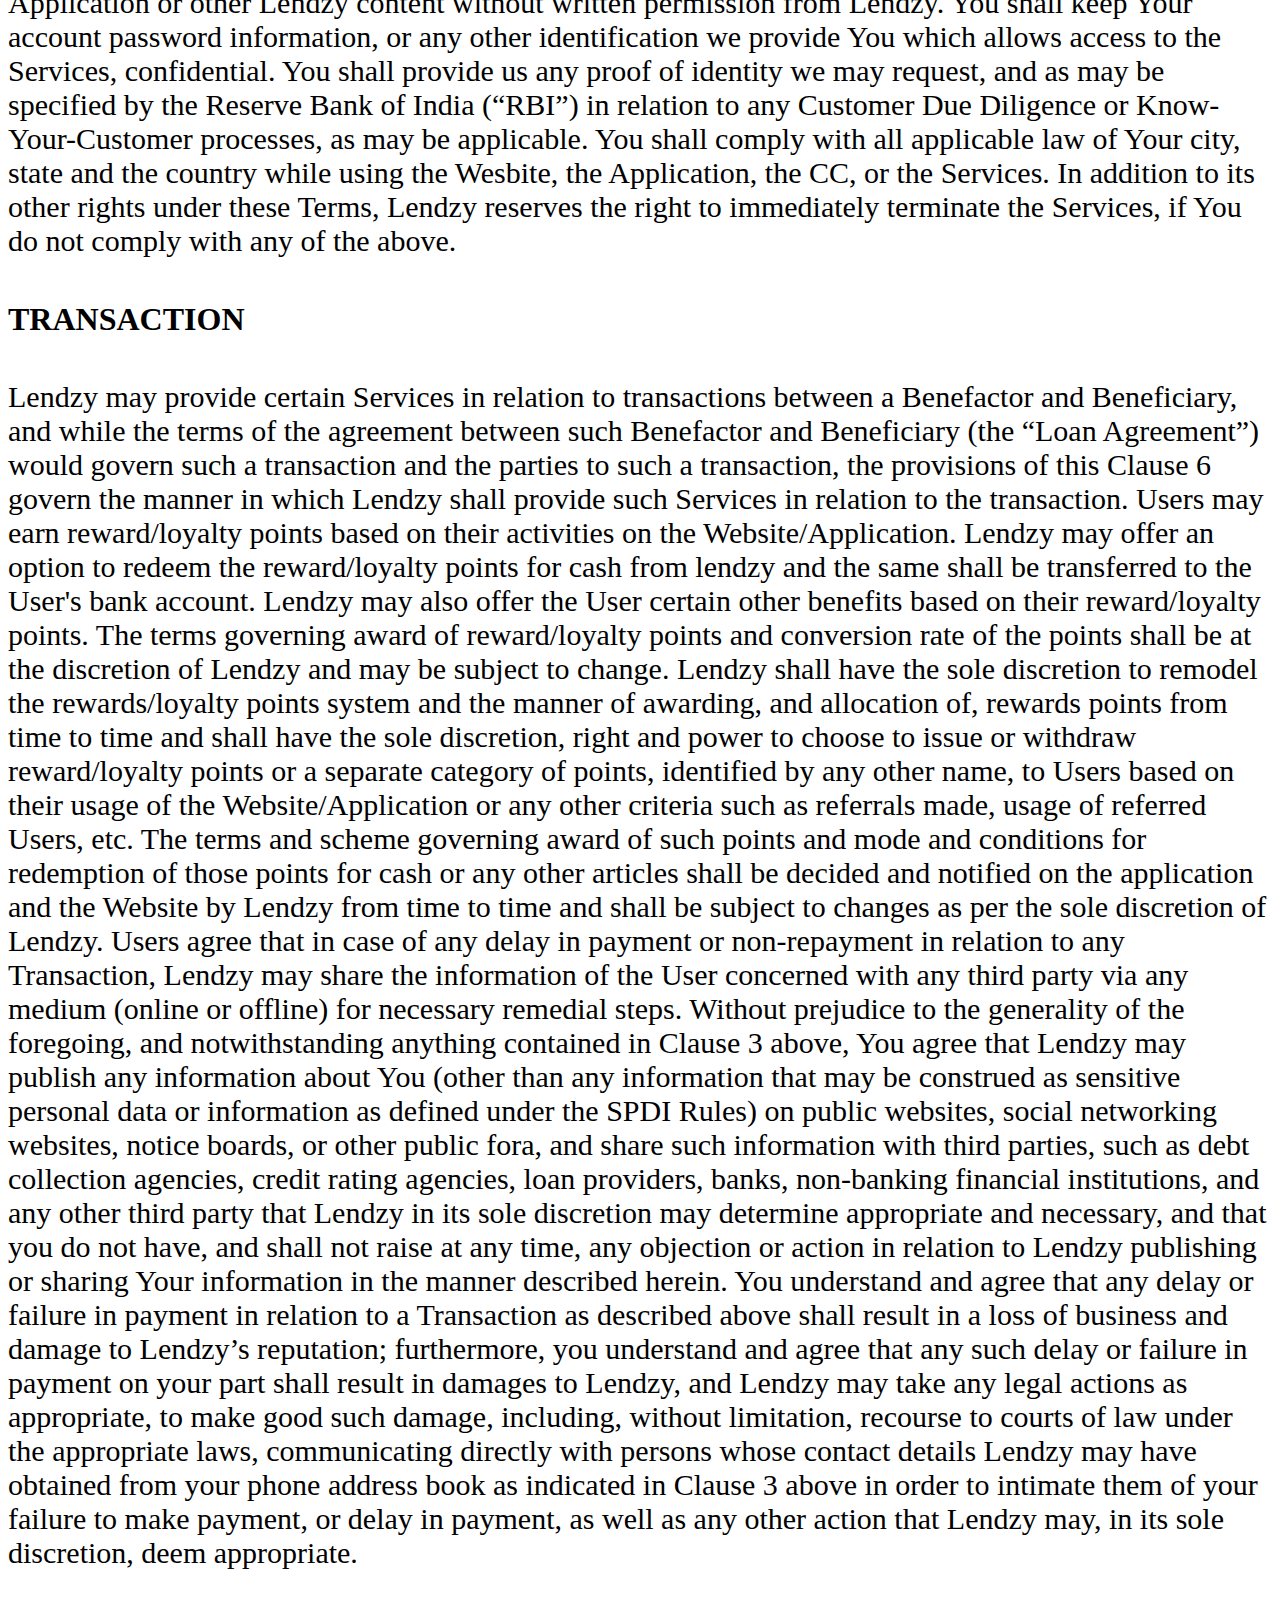
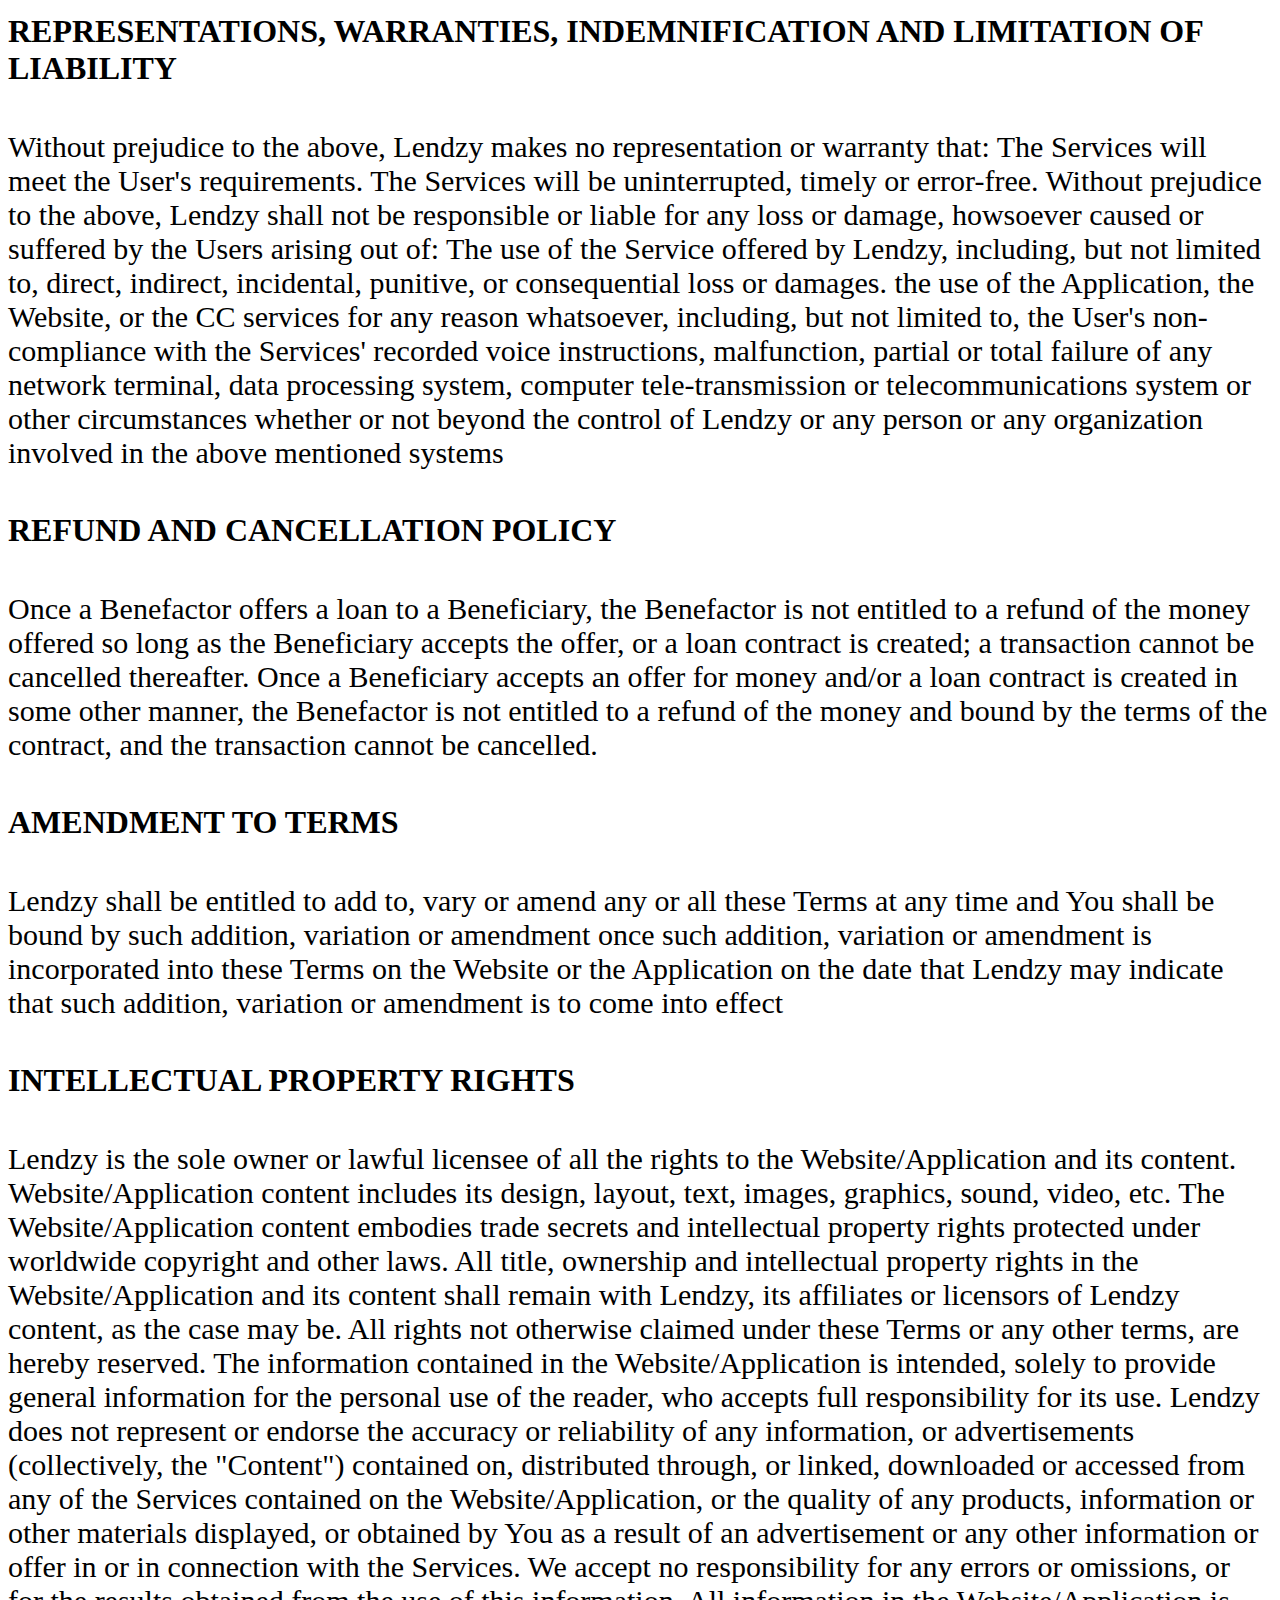
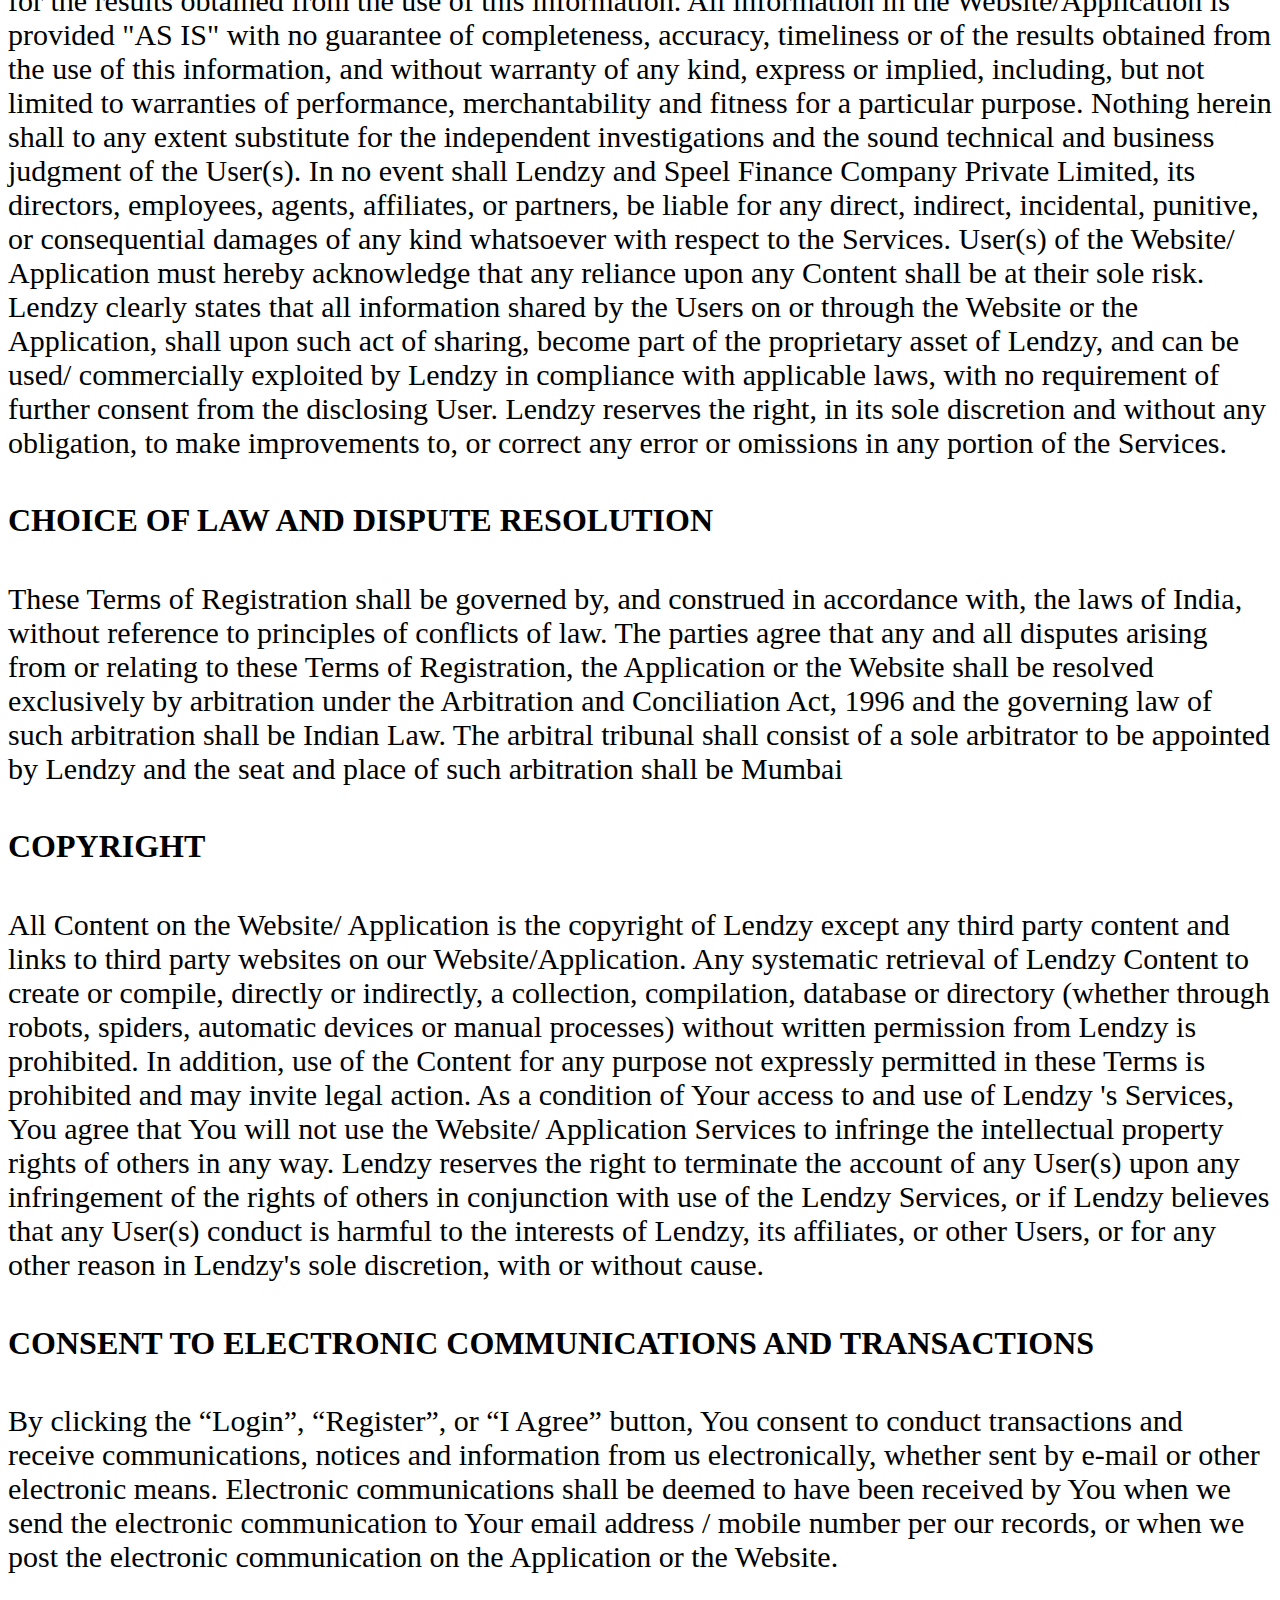
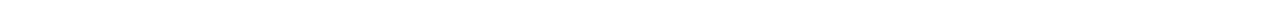
<file: t_c.html>
<!DOCTYPE html>
<html lang="en">
<head>
    <meta charset="UTF-8">
    <meta http-equiv="X-UA-Compatible" content="IE=edge">
    <meta name="viewport" content="width=device-width, initial-scale=1.0">
    <title>Terms & conditions</title>
</head>
<body>
    <h1 style="font-size: 75px">Lendzy</h1>
    <h2 style="font-size: 50px">Terms and Conditions</h2>
    <p style="font-size: 30px">
        Lendzy offers short-term loans pursuant to a written agreement between us and a customer establishing an open-ended
        credit plan under which we contemplate repeated non-commercial loans for personal, family, or household purposes, that
        are unsecured, without fixed maturities or limitations as to the length of term, and subjected to repayment in whole or
        in part at any time without penalty. These loans are intended to address short-term financial needs only, and are
        governed by the applicable laws of India. This document is an electronic record in terms of the Information Technology
        Act, 2000 and the rules thereunder as applicable and the amended provisions pertaining to electronic records in various
        statutes as amended by the Information Technology Act, 2000. This electronic record is generated by a computer system
        and does not require any physical or digital signatures please read these terms of service carefully. by accessing the
        portal or using the service or its application, as well as to all information, recommendations and/or services provided
        to you on or through the Website, the Application or through the Customer Care(“CC”) services provided by any electronic
        or telephonic form. you agree to be bound by the following terms and conditions of service. if you do not agree with
        these terms, please do not access the Lendzy portal or use the Lendzy service. these terms form a legal agreement
        between Lendzy and you. by clicking on "I accept" or "I agree" or by downloading, installing or otherwise using the
        services, you accept and agree to the terms contained herein. if you do not agree to these terms, do not click "I
        accept" or "i agree" or download, install or use the services. The term 'You' refers to the user of our services,
        through the Website, the Application and the CC (“User”). These Terms, as amended and updated from time to time,
        constitute the entire agreement between the User(s) and Lendzy with respect to access to and use of the Website /
        Application / CC and the Services (as defined hereinafter), superseding any prior written or oral contracts in relation
        to the same subject matter herein. </p>


        <H4 style="font-size: 32px">Services</H4>
        <p style="font-size: 30px">1.1 Lendzy offers a technology platform for financial services, including, but not limited to, connecting potential loan
        seekers to loan providers, and creation and provision of data analytics based on (i) the contents of Short Messaging
        Service (“SMS”) messages on Your mobile telephone, (ii) Your mobile telephone contact list, (iii) Your call history,
        (iv) Your location as provided by your mobile telephone, (v) Your usage of other mobile applications, and (vi) Your
        download, installation, and usage (as applicable) of the Website, the Application, and the CC (collectively, the
        “Services”). 1.2 Lendzy technology platform, enables Users who seek to obtain loans (“Beneficiaries”) with certain
        lenders (“Benefactors”) who may be willing to provide such loans to such Beneficiaries. 1.3 Lendzy shall make reasonable
        efforts to connect Beneficiaries and Benefactors. The Services are subject to the availability of
        Benefactors/Beneficiaries. 1.4 By using the Website, Application, CC, or the Services, You hereby acknowledge that
        Lendzy is not a Benefactor or a Beneficiary. Lendzy is merely a service provider and facilitates the transaction between
        Benefactors and Beneficiaries. 1.5 Lendzy merely provides a marketplace platform for the Benefactor and the Beneficiary
        to transact on. Lendzy does not provide loans or deposits through the Services, nor does it provide financial advisory
        services in any manner. By continuing to use the Website, the Application, the CC, or the Services in any manner, you
        acknowledge and agree that Lendzy has not held itself out as a loan provider in any manner. 1.6 You acknowledge and
        agree that the relation between you and a Benefactor shall be subject to a contract between You and the Benefactor.
        Lendzy shall never be a party to such contract, and you hereby discharge Lendzy of any and all liability, claims,
        damages, or actions of any manner whatsoever that may arise out of any transactions you may enter into with a
        Benefactor. </p>
        
    <H4 style="font-size: 32px">USER(S) ELIGIBILITY</H4>
    <p style="font-size: 30px"> User(s) means an individual who uses and has the right to use the Services provided by Lendzy. Our Services are
        available only to those individuals who have Indian citizenship and who can form legally binding contracts under the
        applicable law. Therefore, a User must not be a minor, of unsound mind or insolvent, as per Indian Law; i.e. User(s)
        must be at least 18 years of age to be eligible to use our Services and must be competent to enter into a valid
        contract. The User must hold Indian citizenship status, and Lendzy may ask the User to provide valid documents to prove
        the same. Lendzy hereby advises You that while accessing the Website/Application, You must follow/abide all applicable
        laws. Lendzy is not responsible for the consequences of Your behaviour or negligence, misfeasance or malfeasance during
        use of the Website / Application / CC / Services. Lendzy at all times reserves the right to deny Services to You without
        any obligation to state the reasons for such withholding or withdrawal of Services. </p>

        <H4 style="font-size: 32px">USER INFORMATION, OFFERS AND PROMOTIONS</H4>
        <p style="font-size: 30px">Lendzy collects general User data including name, email ID, phone number and other contact details, bank accounts
        details, access to the User’s SMS inbox records, contact list, and contact’s phone numbers, call history, location,
        usage of other mobile applications, and the User’s debit card, credit card, and bank details, and any other information
        as may be required, to facilitate the Services. The type of information collected by Lendzy is dependent on the nature
        of the Services being provided, and all types of information specified above may not be collected for the provision of
        all Services. Lendzy may use any information it collects from You to improve, maintain, provide, and make more secure
        the Services, the Website, the Application, and the CC services. Lendzy may also use any information provided to it by
        You to send You commercial or marketing messages and by availing of the Services and using the Application, Website and
        CC Services. You consent to receive such messages. Lendzy may also, without Your further consent, use any information
        provided by You for administrative purposes, including notifying You of any updates to these Terms or its Privacy
        Policy. Certain types of information provided by You may constitute sensitive personal data or information as defined
        under the Information Technology (Reasonable security practices and procedures and sensitive personal data or
        information) Rules, 2011 (“the SPDI Rules”), and You hereby give your consent (as described in the SPDI Rules) to Lendzy
        to use any information provided by you for the purposes described here. Furthermore, you hereby authorise Lendzy to use
        any information collected as a part of the User data, including your contact list and contacts’ phone numbers in order
        to apprise such contacts of the status of any loans you may have availed through the use of the Services, the repayment
        status of such loans, and any other related information. You hereby agree to indemnify and hold harmless Lendzy, its
        directors, employees, agents, affiliates, and partners, from and against any and all claims or actions brought against
        them by any person listed on Your contact list whom Lendzy may contact in the manner described above. You understand and
        agree that Lendzy may provide some or all of the information provided by You to any of its third party vendors, agents,
        contractors, or service providers, as may be necessary for Lendzy in the course of providing the Services, or
        maintaining or operating the Website, the Application, or the CC services, and hereby accord your consent for the same.
        Lendzy shall ensure that all such recipients of User information are bound by conditions of confidentiality at least as
        stringent as those that Lendzy agrees to bind itself by hereunder, but does not in any manner guarantee the security,
        confidentiality, or protection of such information by such third party vendors, agents, contractors, or service
        providers, nor does Lendzy extend any promise by way of indemnity or damages (liquidated or otherwise) to Users for any
        loss or unauthorised use of User information by such third party vendors, agents, contractors, or service providers. It
        is assumed that all information collected from the You is correct and accurate. Misuse and misrepresentation of identity
        or contact details could lead to automated termination of Services or the use of the platform without prior notice to
        such Users. User accounts bearing a unique identification are created and owned by Lendzy. Any promotional discounts,
        offers and reward points accumulated can be revoked without prior notice in the event of suspicious account activity or
        malafide intent of the User. In the case where the system is unable to establish unique identity of the User against a
        valid mobile number or e-mail ID, the account shall be indefinitely suspended. Lendzy reserves the full discretion to
        suspend a User's account in the above event and does not have the liability to share any account information whatsoever.
        Lendzy may request You to submit certain details relating to your Aadhaar number and Aadhaar card as a part of the
        Services or any Transaction, or as a condition for your use of the Website / Application / CC / any other Service. By
        submitting the images of and from your Aadhaar card and the other information requested on the Website / Application,
        CC, or as part of any other Service, You: (i) give your consent to Speel Finance Company Private Limited and to Lendzy,
        (the “Authorised Persons”) to receive the images of your Aadhaar Card as well as the details set out on your Aadhaar
        card, including your Aadhaar number (the “Information”), for the purposes of confirming your identity (the “Purpose”),
        and to store and use such Information, for the Purpose, (ii) acknowledge and agree that such submission of the
        Information is voluntary on your part, and you have not been coerced or influenced to submit the same in any manner by
        the Authorised Persons or any other persons, and (iii) release the Authorised Persons and their directors, employees,
        agents, and subcontractors, from and against any and all liabilities, claims, or legal actions, including under privacy
        and data protection laws, as regards their receipt and use of the Information. “If you do not wish to submit the
        Information, please do not proceed with the use of the Website, Application, CC, or any other Service provided by the
        Authorised Persons </p>

        <H4 style="font-size: 32px">USAGE CONDITIONS</H4>
       <p style="font-size: 30px">You are advised to provide accurate information to Lendzy. Lendzy can verify the information that You have provided and
        choose to refuse Services or use of the Application / Website without providing any reasons thereof- By using the
        Application or Website You agree that: You have understood these Terms with Lendzy and You have clearly understood the
        terms and conditions of the Services. You shall use the Application for personal purposes only. You shall not assign or
        otherwise transfer your account to any other person or legal entity. You shall not use the Services for unlawful
        purposes, including but not limited to sending or storing any unlawful material or for fraudulent purposes. You shall
        not use the Services to cause nuisance, annoyance or inconvenience. You shall not impair the proper operation of the
        network, hack or illegally access any user data from the Website/Application or make any material change in the Website/
        Application without the prior permission of Lendzy since any of these above acts will be construed as hacking or data
        theft under extant Indian laws You shall not try to disrupt the provision of the Services to any User in any way
        whatsoever. You shall not copy, or distribute the Application or other Lendzy content without written permission from
        Lendzy. You shall keep Your account password information, or any other identification we provide You which allows access
        to the Services, confidential. You shall provide us any proof of identity we may request, and as may be specified by the
        Reserve Bank of India (“RBI”) in relation to any Customer Due Diligence or Know-Your-Customer processes, as may be
        applicable. You shall comply with all applicable law of Your city, state and the country while using the Wesbite, the
        Application, the CC, or the Services. In addition to its other rights under these Terms, Lendzy reserves the right to
        immediately terminate the Services, if You do not comply with any of the above. </p>

        <H4 style="font-size: 32px">TRANSACTION</H4>
    <p style="font-size: 30px"> Lendzy may provide certain Services in relation to transactions between a Benefactor and Beneficiary, and while the
        terms of the agreement between such Benefactor and Beneficiary (the “Loan Agreement”) would govern such a transaction
        and the parties to such a transaction, the provisions of this Clause 6 govern the manner in which Lendzy shall provide
        such Services in relation to the transaction. Users may earn reward/loyalty points based on their activities on the
        Website/Application. Lendzy may offer an option to redeem the reward/loyalty points for cash from lendzy and the same
        shall be transferred to the User's bank account. Lendzy may also offer the User certain other benefits based on their
        reward/loyalty points. The terms governing award of reward/loyalty points and conversion rate of the points shall be at
        the discretion of Lendzy and may be subject to change. Lendzy shall have the sole discretion to remodel the
        rewards/loyalty points system and the manner of awarding, and allocation of, rewards points from time to time and shall
        have the sole discretion, right and power to choose to issue or withdraw reward/loyalty points or a separate category of
        points, identified by any other name, to Users based on their usage of the Website/Application or any other criteria
        such as referrals made, usage of referred Users, etc. The terms and scheme governing award of such points and mode and
        conditions for redemption of those points for cash or any other articles shall be decided and notified on the
        application and the Website by Lendzy from time to time and shall be subject to changes as per the sole discretion of
        Lendzy. Users agree that in case of any delay in payment or non-repayment in relation to any Transaction, Lendzy may
        share the information of the User concerned with any third party via any medium (online or offline) for necessary
        remedial steps. Without prejudice to the generality of the foregoing, and notwithstanding anything contained in Clause 3
        above, You agree that Lendzy may publish any information about You (other than any information that may be construed as
        sensitive personal data or information as defined under the SPDI Rules) on public websites, social networking websites,
        notice boards, or other public fora, and share such information with third parties, such as debt collection agencies,
        credit rating agencies, loan providers, banks, non-banking financial institutions, and any other third party that Lendzy
        in its sole discretion may determine appropriate and necessary, and that you do not have, and shall not raise at any
        time, any objection or action in relation to Lendzy publishing or sharing Your information in the manner described
        herein. You understand and agree that any delay or failure in payment in relation to a Transaction as described above
        shall result in a loss of business and damage to Lendzy’s reputation; furthermore, you understand and agree that any
        such delay or failure in payment on your part shall result in damages to Lendzy, and Lendzy may take any legal actions
        as appropriate, to make good such damage, including, without limitation, recourse to courts of law under the appropriate
        laws, communicating directly with persons whose contact details Lendzy may have obtained from your phone address book as
        indicated in Clause 3 above in order to intimate them of your failure to make payment, or delay in payment, as well as
        any other action that Lendzy may, in its sole discretion, deem appropriate. </p>

        <H4 style="font-size: 32px">REPRESENTATIONS, WARRANTIES, INDEMNIFICATION AND LIMITATION OF LIABILITY</H4>
        <p style="font-size: 30px">Without prejudice to the above, Lendzy makes no representation or warranty that: The Services will meet the User's
        requirements. The Services will be uninterrupted, timely or error-free. Without prejudice to the above, Lendzy shall not
        be responsible or liable for any loss or damage, howsoever caused or suffered by the Users arising out of: The use of
        the Service offered by Lendzy, including, but not limited to, direct, indirect, incidental, punitive, or consequential
        loss or damages. the use of the Application, the Website, or the CC services for any reason whatsoever, including, but
        not limited to, the User's non-compliance with the Services' recorded voice instructions, malfunction, partial or total
        failure of any network terminal, data processing system, computer tele-transmission or telecommunications system or
        other circumstances whether or not beyond the control of Lendzy or any person or any organization involved in the above
        mentioned systems </p>

    <H4 style="font-size: 32px">REFUND AND CANCELLATION POLICY</H4>
        <p style="font-size: 30px">Once a Benefactor offers a loan to a Beneficiary, the Benefactor is not entitled to a refund of the money offered so
        long as the Beneficiary accepts the offer, or a loan contract is created; a transaction cannot be cancelled thereafter.
        Once a Beneficiary accepts an offer for money and/or a loan contract is created in some other manner, the Benefactor is
        not entitled to a refund of the money and bound by the terms of the contract, and the transaction cannot be cancelled. </p>

        <H4 style="font-size: 32px">AMENDMENT TO TERMS</H4>
        <p style="font-size: 30px">Lendzy shall be entitled to add to, vary or amend any or all these Terms at any time and You shall be bound by such
        addition, variation or amendment once such addition, variation or amendment is incorporated into these Terms on the
        Website or the Application on the date that Lendzy may indicate that such addition, variation or amendment is to come
        into effect </p>

        <H4 style="font-size: 32px">INTELLECTUAL PROPERTY RIGHTS</H4>
        <p style="font-size: 30px">Lendzy is the sole owner or lawful licensee of all the rights to the Website/Application and its content.
        Website/Application content includes its design, layout, text, images, graphics, sound, video, etc. The
        Website/Application content embodies trade secrets and intellectual property rights protected under worldwide copyright
        and other laws. All title, ownership and intellectual property rights in the Website/Application and its content shall
        remain with Lendzy, its affiliates or licensors of Lendzy content, as the case may be. All rights not otherwise claimed
        under these Terms or any other terms, are hereby reserved. The information contained in the Website/Application is
        intended, solely to provide general information for the personal use of the reader, who accepts full responsibility for
        its use. Lendzy does not represent or endorse the accuracy or reliability of any information, or advertisements
        (collectively, the "Content") contained on, distributed through, or linked, downloaded or accessed from any of the
        Services contained on the Website/Application, or the quality of any products, information or other materials displayed,
        or obtained by You as a result of an advertisement or any other information or offer in or in connection with the
        Services. We accept no responsibility for any errors or omissions, or for the results obtained from the use of this
        information. All information in the Website/Application is provided "AS IS" with no guarantee of completeness, accuracy,
        timeliness or of the results obtained from the use of this information, and without warranty of any kind, express or
        implied, including, but not limited to warranties of performance, merchantability and fitness for a particular purpose.
        Nothing herein shall to any extent substitute for the independent investigations and the sound technical and business
        judgment of the User(s). In no event shall Lendzy and Speel Finance Company Private Limited, its directors, employees,
        agents, affiliates, or partners, be liable for any direct, indirect, incidental, punitive, or consequential damages of
        any kind whatsoever with respect to the Services. User(s) of the Website/ Application must hereby acknowledge that any
        reliance upon any Content shall be at their sole risk. Lendzy clearly states that all information shared by the Users on
        or through the Website or the Application, shall upon such act of sharing, become part of the proprietary asset of
        Lendzy, and can be used/ commercially exploited by Lendzy in compliance with applicable laws, with no requirement of
        further consent from the disclosing User. Lendzy reserves the right, in its sole discretion and without any obligation,
        to make improvements to, or correct any error or omissions in any portion of the Services. </p>

        <H4 style="font-size: 32px">CHOICE OF LAW AND DISPUTE RESOLUTION</H4>
        <p style="font-size: 30px">These Terms of Registration shall be governed by, and construed in accordance with, the laws of India, without reference
        to principles of conflicts of law. The parties agree that any and all disputes arising from or relating to these Terms
        of Registration, the Application or the Website shall be resolved exclusively by arbitration under the Arbitration and
        Conciliation Act, 1996 and the governing law of such arbitration shall be Indian Law. The arbitral tribunal shall
        consist of a sole arbitrator to be appointed by Lendzy and the seat and place of such arbitration shall be Mumbai </p>

        <H4 style="font-size: 32px">COPYRIGHT</H4>
        <p style="font-size: 30px">All Content on the Website/ Application is the copyright of Lendzy except any third party content and links to third
        party websites on our Website/Application. Any systematic retrieval of Lendzy Content to create or compile, directly or
        indirectly, a collection, compilation, database or directory (whether through robots, spiders, automatic devices or
        manual processes) without written permission from Lendzy is prohibited. In addition, use of the Content for any purpose
        not expressly permitted in these Terms is prohibited and may invite legal action. As a condition of Your access to and
        use of Lendzy 's Services, You agree that You will not use the Website/ Application Services to infringe the
        intellectual property rights of others in any way. Lendzy reserves the right to terminate the account of any User(s)
        upon any infringement of the rights of others in conjunction with use of the Lendzy Services, or if Lendzy believes that
        any User(s) conduct is harmful to the interests of Lendzy, its affiliates, or other Users, or for any other reason in
        Lendzy's sole discretion, with or without cause. </p>

    <H4 style="font-size: 32px">CONSENT TO ELECTRONIC COMMUNICATIONS AND TRANSACTIONS</H4>
    <p style="font-size: 30px"> By clicking the “Login”, “Register”, or “I Agree” button, You consent to conduct transactions and receive
        communications, notices and information from us electronically, whether sent by e-mail or other electronic means.
        Electronic communications shall be deemed to have been received by You when we send the electronic communication to Your
        email address / mobile number per our records, or when we post the electronic communication on the Application or the
        Website.

    </p>
    
</body>
</html>
</file>
<file: CSS/Index.css>
* {
  margin: 0;
  padding: 0;
  font-family: "Montserrat", sans-serif;
  box-sizing: border-box;
}
@media screen and (max-width-800) {
}
header {
  display: flex;
  flex-direction: row;
  position: sticky;
  top: 0;
  background-color: white;
  z-index: 1;
}
.logo {
  display: flex;
  align-items: center;
}
.logo img {
  width: 17vw;
  padding: 0 7vh;
}
.nav {
  height: 13vh;
  list-style-type: none;
  font-size: 1vw;
  font-weight: bold;
  display: flex;
  justify-content: flex-start;
  align-items: center;
  margin: 0 106vh;
}

.option {
  position: relative;
  font-size: 1.5vw;
  padding: 0 3vh;
}
li a {
  color: black;
  text-decoration: none;
  display: flex;
  justify-content: right;
  align-items: flex-end;
}
li a:hover {
  color: #fe7977;
  font-weight: bolder;
}
li a:active {
  color: #fe7977;
  font-weight: bolder;
}
.tag {
  display: flex;
  justify-content: center;
  position: relative;
  top: 10vh;
  height: 30vh;
  font-size: 5.7rem;
  font-weight: bold;
}
.usp {
  display: flex;
  font-size: 5.7rem;
  color: #fe7977;
}
.phone {
  display: flex;
  justify-content: center;
  position: relative;
}
.phone img {
  width: 30vw;
}
.body {
  min-height: calc(100vh - 10vh - 20vh);
}
.motive {
  position: relative;
  background-color: #353a47;
  color: white;
  margin-top: -30em;
  clip-path: circle(160vh at 50% 160vh);
}

.subhead {
  display: flex;
  justify-content: center;
  align-items: center;
  font-size: 3.5vw;
  font-weight: bold;
  text-align: center;
  color: white;
  background-color: #353a47;
  height: 10vw;
  text-decoration: underline 0.3rem #fe7977;
  text-underline-offset: 20%;
}
.subhead1 {
  display: flex;
  justify-content: center;
  align-items: center;
  font-size: 5vw;
  font-weight: bold;
  text-align: center;
  margin: 5vh;
}
.motived {
  display: flex;
  justify-content: center;
  text-align: center;

  margin: 0 8em;
  font-weight: 100;
font-size: 45px;
}
.clipart {
  display: flex;
  justify-content: left;
  align-items: right;
  margin-left: 170px;
}
.clipart img {
  height: 35vw;
}
.services {
  display: flex;
  justify-content: center;
  align-items: center;
  line-height: 3;
  height: 90vh;
}
.services ul li {
  font-size: 2.2rem;
  display: flex;
  justify-content: left;
  align-content: right;
  margin: 0 0 0 10vw;
  list-style-type: circle;
}
.features {
  display: flex;
  flex-direction: column;
  align-items: center;
  height: 200vh;
  color: #353a47;
}
.perk1 {
  display: flex;
  flex-direction: row;
  justify-content: center;
  align-items: center;
}
.num {
  display: flex;
  justify-content: center;
  align-content: center;
  border: 6vh solid #fe7977;
  border-radius: 50%;
  background-color: #fe7977;
  color: white;
  font-size: 7rem;
  height: 25vh;
  width: 25vh;
}
.content {
  display: flex;
  align-items: center;
  flex-direction: row;
  font-size: 3rem;
  border: 0.3rem solid #fe7977;
  border-radius: 10vh;
  padding: 5vh;
  margin: 10vh;
}
.content img {
  display: flex;
  height: 10vh;
  width: 10vh;
}
footer {
  display: flex;
  justify-content: space-evenly;
  align-items: justify;
  font-size: 2em;
  padding: 5vw;
  height: 50vh;
  line-height: 1.8;
  color: white;
  background-color: #353a47;
}
.social {
  line-height: 1.8;
}
.play {
  display: flex;
  justify-content: center;
  align-items: center;
  padding: 1vw;
  border: 2px solid white;
  border-radius: 3vw;
}
/* .app {
  display: flex;
  justify-content: left;
  align-items: center;
  color: white;
  background-color: #353a47;
} */
</file>
<file: CSS/About.css>
* {
  padding: 0;
  margin: 0;
}
.aboutb {
  display: flex;
  justify-content: center;
  align-items: center;
  font-size: 5vw;
  font-weight: bold;
  text-align: center;
  margin: 5vh;
  color: #353a47;
}
.qaa {
  display: flex;
  justify-content: center;
  align-items: center;
  flex-direction: column;
  text-align: center;
  padding: 3vh;
}
.ques {
  font-size: 2rem;
  font-weight: bolder;
  line-height: 2;
  color: #353a47;
}

.ans {
  font-size: 1.5rem;
  color: #353a47;
  padding: 0 15vw;
}

.aboutc {
  display: flex;
  justify-content: center;
  align-items: center;
  flex-direction: column;
  padding: 4vw;
}
.mail {
  font-size: 2rem;
  color: #fe7977;
  padding: 0 0 3vh 0;
}
</file>
<file: CSS/Contact.css>
* {
  margin: 0;
  padding: 0;
}
.contactd {
  display: flex;
  justify-content: center;
  align-items: center;
  font-size: 5vw;
  font-weight: bold;
  text-align: center;
  margin: 10vh;
  color: #353a47;
}
.contactb {
  display: flex;
  justify-content: center;
  align-items: center;
  text-align: center;
  color: #353a47;
  font-size: 1.7vw;
  padding: 0 10vw 0 10vw;
  margin: 0 10vw;
}
.mail {
  display: flex;
  justify-content: center;
  align-items: center;
  margin: 10vh;
  font-size: 2vw;
  color: #fe7977;
}
.clogo {
  display: flex;
  justify-content: center;
  align-items: center;
  margin: 10vh;
}

.clogo img {
  height: 10vh;
}
</file>
